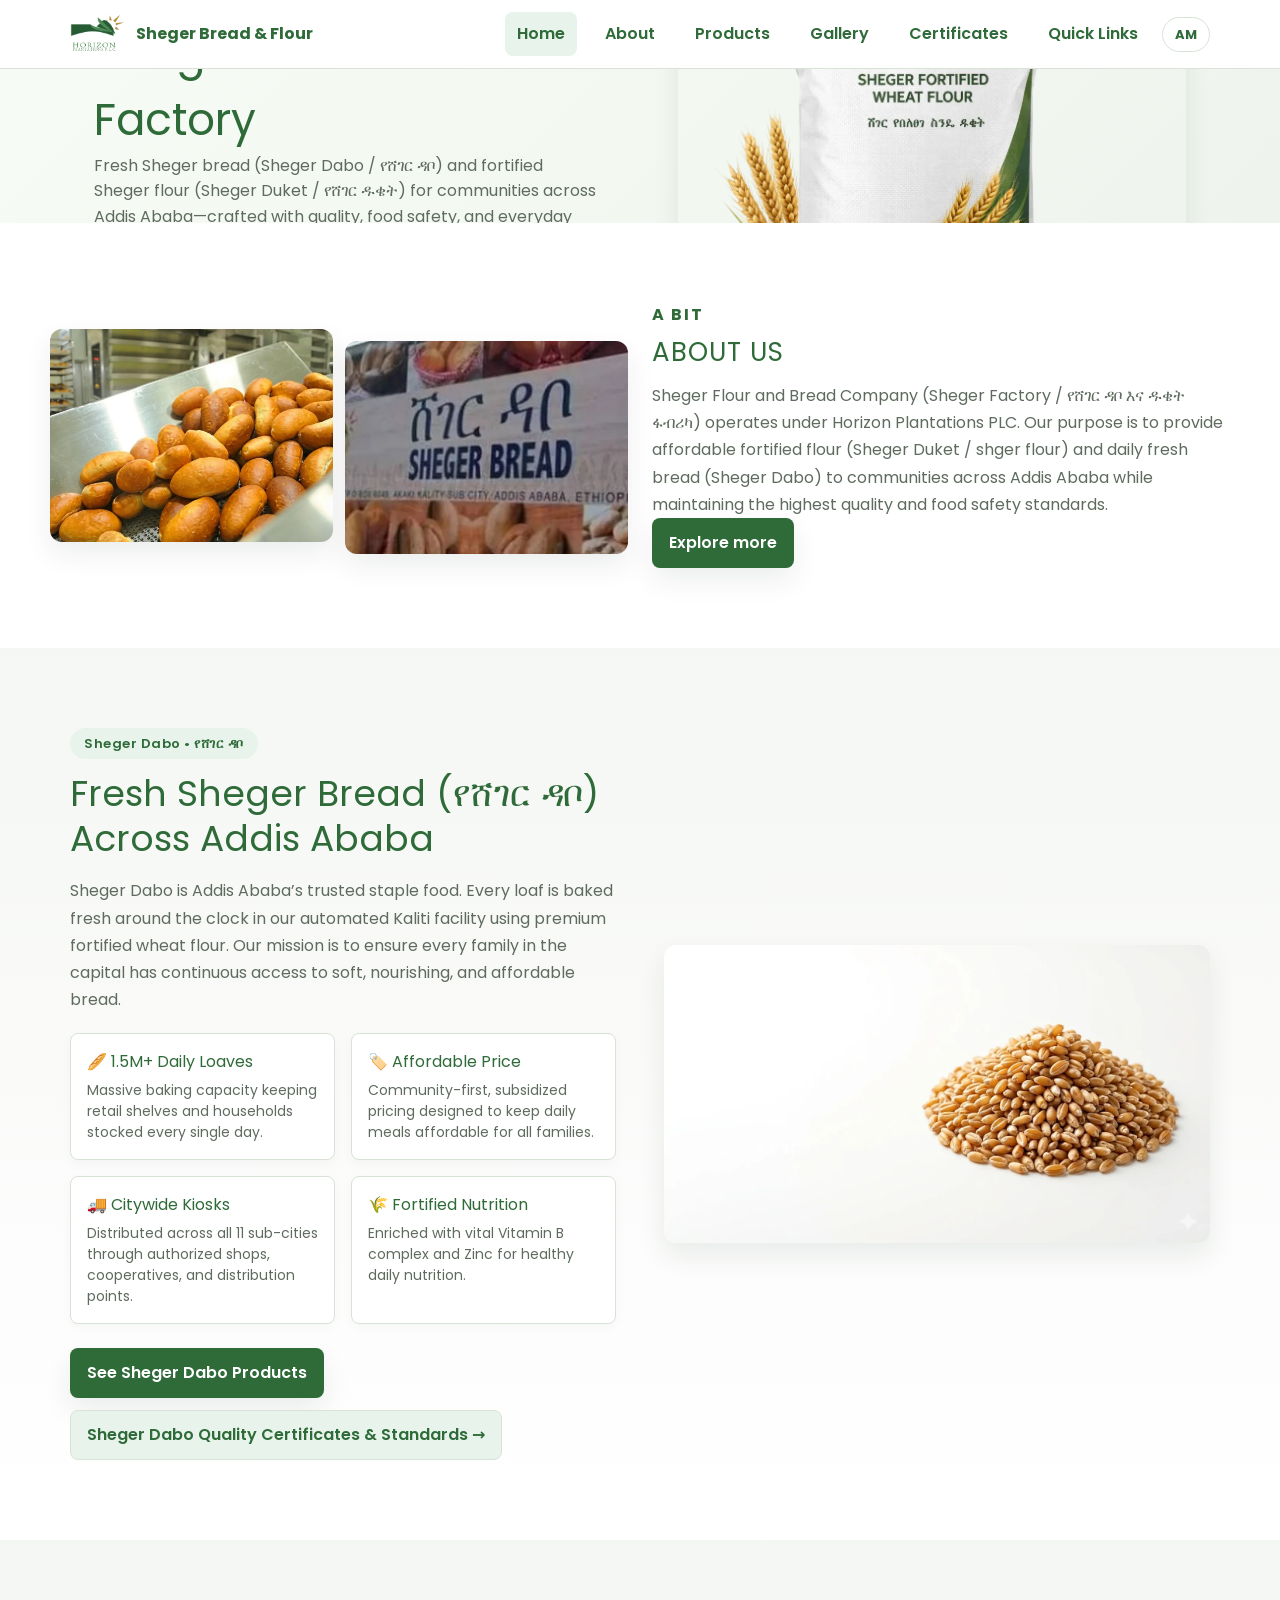
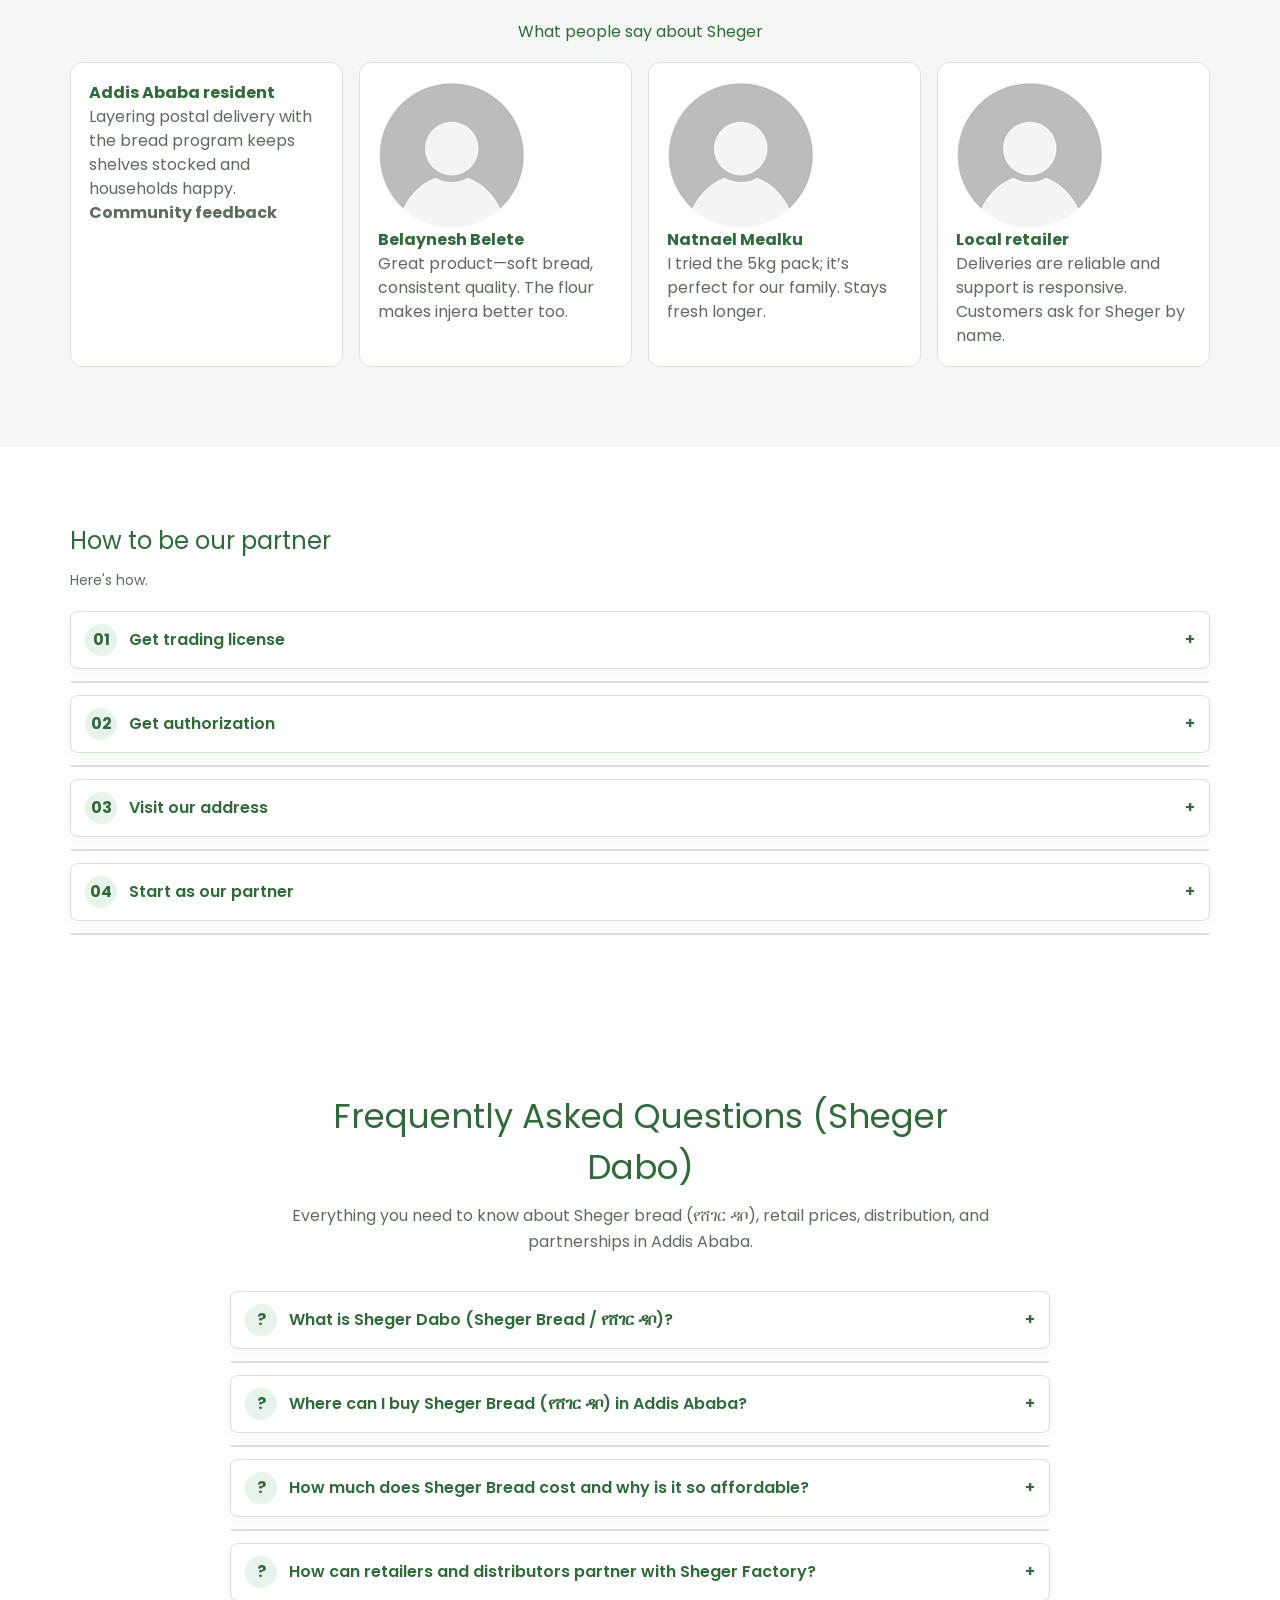
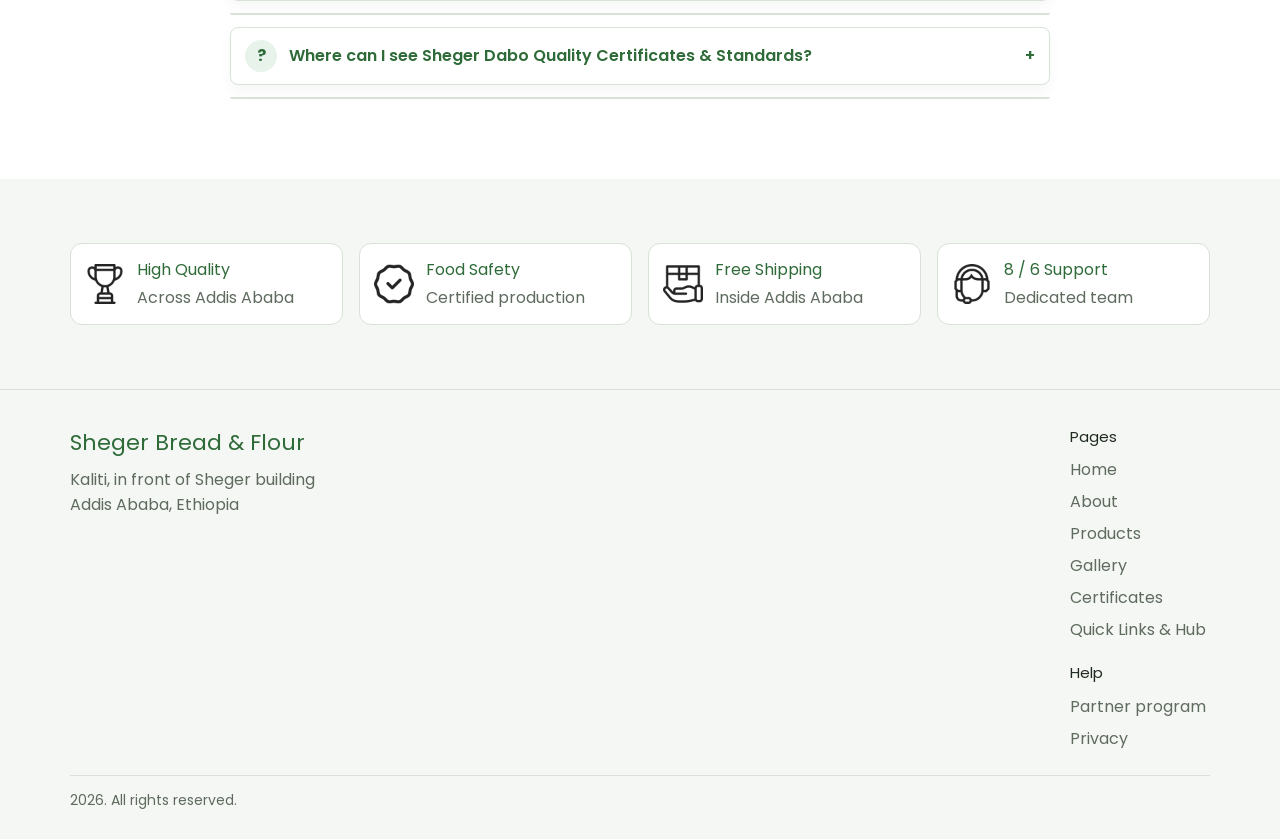
<file: index.html>
<!DOCTYPE html>
<html lang="en">

<head>
  <meta charset="utf-8" />
  <meta name="viewport" content="width=device-width, initial-scale=1, shrink-to-fit=no" />
  <meta name="google-site-verification" content="mGXWzBmce9DtvCN66g2q6movz9uDmtSJMu23YngNxws" />
  <title>Sheger Bread &amp; Flour Factory | Sheger Dabo &amp; Sheger Flour Addis Ababa</title>
  <meta name="description"
    content="Sheger Bread and Flour Factory (የሸገር ዳቦ እና ዱቄት ፋብሪካ) provides daily fresh Sheger bread (Sheger Dabo) and high-quality fortified Sheger flour (Sheger Duket / shger flour) across Addis Ababa, Ethiopia." />
  <meta name="keywords"
    content="sheger dabo, sheger bread, sheger factory, sheger flour, shger flour, sheger duket, shger dabo, sheger bakery, ሸገር ዳቦ, የሸገር ዳቦ, ሸገር ዱቄት, የሸገር ዱቄት, ሸገር ፋብሪካ, የሸገር ዳቦ እና ዱቄት ፋብሪካ, Addis Ababa bread factory, fortified flour Ethiopia" />
  <meta name="robots" content="index, follow, max-image-preview:large, max-snippet:-1, max-video-preview:-1" />
  <meta name="author" content="Sheger Bread and Flour Factory" />
  <link rel="canonical" href="https://shegerbread.com/index.html" />
  

  <!-- Multilingual Alternates -->
  <link rel="alternate" hreflang="en" href="/index.html" />
  <link rel="alternate" hreflang="am" href="/am/index.html" />
  <link rel="alternate" hreflang="x-default" href="/index.html" />

  <!-- Open Graph / Facebook / WhatsApp / Telegram -->
  <meta property="og:type" content="website" />
  <meta property="og:site_name" content="Sheger Bread &amp; Flour Factory | የሸገር ዳቦ እና ዱቄት ፋብሪካ" />
  <meta property="og:title" content="Sheger Bread &amp; Flour Factory | Sheger Dabo &amp; Sheger Flour" />
  <meta property="og:description"
    content="Fresh Sheger bread (Sheger Dabo) and fortified Sheger flour (Sheger Duket / shger flour) for communities across Addis Ababa. High quality, food safety, and community affordability." />
  <meta property="og:image" content="https://shegerbread.com/assets/social-cover.png" />
  <meta property="og:image:secure_url" content="https://shegerbread.com/assets/social-cover.png" />
  <meta property="og:image:type" content="image/png" />
  <meta property="og:image:width" content="1200" />
  <meta property="og:image:height" content="630" />
  <meta property="og:image:alt" content="Sheger Bread and Flour Factory - Sheger Dabo and Fortified Sheger Flour in Addis Ababa" />
  <meta property="og:url" content="https://shegerbread.com/index.html" />
  <meta property="og:locale" content="en_US" />
  <meta property="og:locale:alternate" content="am_ET" />

  <!-- Twitter / X Card -->
  <meta name="twitter:card" content="summary_large_image" />
  <meta name="twitter:title" content="Sheger Bread &amp; Flour Factory | Sheger Dabo &amp; Sheger Flour" />
  <meta name="twitter:description"
    content="Daily fresh Sheger bread (Sheger Dabo) and fortified Sheger flour (Sheger Duket / shger flour) across Addis Ababa, Ethiopia." />
  <meta name="twitter:image" content="https://shegerbread.com/assets/social-cover.png" />
  <meta name="twitter:image:alt" content="Sheger Bread and Flour Factory - Sheger Dabo and Fortified Sheger Flour in Addis Ababa" />

  <!-- Performance & Preload -->
  <link rel="preconnect" href="https://fonts.googleapis.com" />
  <link rel="preconnect" href="https://fonts.gstatic.com" crossorigin />
  <link rel="preload" as="image" href="assets/hero.webp" type="image/webp" fetchpriority="high" />

  <!-- Favicon & PWA -->
  <link rel="icon" type="image/png" href="assets/header-img1.png" />
  <link rel="apple-touch-icon" href="assets/header-img1.png" />
  <link rel="manifest" href="site.webmanifest" />
  <meta name="theme-color" content="#2f6b39" />

  <!-- Fonts & Styles -->
  <link href="https://fonts.googleapis.com/css2?family=Poppins:wght@400;500;600;700&display=swap" rel="stylesheet" />
  <link rel="stylesheet" href="css/reset.css" />
  <link rel="stylesheet" href="css/global.css" />
  <link rel="stylesheet" href="css/home.css" />
  <script src="js/nav.js" defer></script>

  <!-- Schema.org JSON-LD Structured Data (Bakery + FAQPage) -->
  <script type="application/ld+json">
  [
    {
      "@context": "https://schema.org",
      "@type": "Bakery",
      "name": "Sheger Bread and Flour Factory",
      "alternateName": [
        "የሸገር ዳቦ እና ዱቄት ፋብሪካ",
        "Sheger Dabo",
        "Sheger Flour",
        "Sheger Bread",
        "Sheger Factory",
        "Sheger Duket",
        "shger flour",
        "ሸገር ዳቦ",
        "ሸገር ዱቄት",
        "ሸገር ፋብሪካ"
      ],
      "description": "Sheger Bread and Flour Factory produces affordable, high-quality fortified wheat flour (የሸገር ዱቄት) and daily fresh bread (የሸገር ዳቦ) for Addis Ababa, Ethiopia.",
      "url": "https://shegerbread.com/index.html",
      "logo": "https://shegerbread.com/assets/header-img1.png",
      "image": "https://shegerbread.com/assets/social-cover.png",
      "address": {
        "@type": "PostalAddress",
        "streetAddress": "Kaliti, in front of Sheger building",
        "addressLocality": "Addis Ababa",
        "addressCountry": "ET"
      },
      "parentOrganization": {
        "@type": "Organization",
        "name": "Horizon Plantations PLC"
      },
      "priceRange": "$",
      "servesCuisine": "Bakery, Fortified Flour, Bread",
      "keywords": "sheger dabo, sheger bread, sheger factory, sheger flour, shger flour, sheger duket, ሸገር ዳቦ, የሸገር ዳቦ, ሸገር ዱቄት, የሸገር ዱቄት, ሸገር ፋብሪካ"
    },
    {
      "@context": "https://schema.org",
      "@type": "FAQPage",
      "mainEntity": [
        {
          "@type": "Question",
          "name": "Where can I view Sheger Dabo Quality Certificates & Standards?",
          "acceptedAnswer": {
            "@type": "Answer",
            "text": "All official ISO 22000 Food Safety, ISO 9001 Quality, ISO 14001 Environmental, and ISO 45001 Health & Safety certificates accredited by ECAE & IAF can be viewed and verified directly on our Sheger Dabo Quality Certificates & Standards page at https://shegerbread.com/certificates.html."
          }
        },
        {
          "@type": "Question",
          "name": "What is Sheger Dabo (Sheger Bread)?",
          "acceptedAnswer": {
            "@type": "Answer",
            "text": "Sheger Dabo (የሸገር ዳቦ) is fresh, affordable bread produced by the Sheger Bread & Flour Factory under Horizon Plantations PLC. Baked with fortified wheat flour, it provides essential nutrition and staple food access to millions across Addis Ababa."
          }
        },
        {
          "@type": "Question",
          "name": "Where can I buy Sheger Bread (የሸገር ዳቦ) in Addis Ababa?",
          "acceptedAnswer": {
            "@type": "Answer",
            "text": "Sheger Dabo is distributed across all 11 sub-cities of Addis Ababa through authorized municipal kiosks, consumer cooperatives, retail outlets, and neighborhood distributors."
          }
        },
        {
          "@type": "Question",
          "name": "What makes Sheger Dabo special and affordable?",
          "acceptedAnswer": {
            "@type": "Answer",
            "text": "Sheger Bread was established with support from the government and Horizon Plantations PLC to stabilize food prices. High-speed automated baking produces over 1.5 million loaves daily, keeping prices fair, uniform, and community-first."
          }
        },
        {
          "@type": "Question",
          "name": "How can retail shops and organizations partner with Sheger Factory?",
          "acceptedAnswer": {
            "@type": "Answer",
            "text": "Licensed food retailers, schools, and organizations can register as distribution partners by submitting their trade license at our Kaliti facility. We support daily batch deliveries across Addis Ababa."
          }
        }
      ]
    }
  ]
  </script>
</head>

<body>
  <div class="site-topbar">
    <div class="site-topbar-inner">
      <div class="topbar-mobile-row">
        <div class="logo">
          <img src="assets/header-img1.png" alt="Sheger logo" width="56" height="56" loading="lazy" />
          <span>Sheger Bread & Flour</span>
        </div>
        <button class="nav-toggle" type="button" aria-expanded="false" aria-label="Open menu">
          <span class="nav-toggle-line"></span>
          <span class="nav-toggle-line"></span>
          <span class="nav-toggle-line"></span>
        </button>
      </div>
      <div class="nav-actions">
        <nav class="nav" aria-label="Main navigation">
          <a href="./index.html" class="active">Home</a>
          <a href="./about-us.html">About</a>
          <a href="./products.html">Products</a>
          <a href="./gallery.html">Gallery</a>
          <a href="./certificates.html">Certificates</a>
          <a href="./portal.html">Quick Links</a>
        </nav>
        <a href="./am/index.html" class="lang-switch" lang="am" hreflang="am">AM</a>
      </div>
    </div>
  </div>

  <header class="page-hero home-hero">

    <div class="layout-shell hero-grid">
      <div class="hero-copy">
        <p class="card-text-book">Horizon Plantations • Kaliti, Addis Ababa</p>
        <h1 class="card-subtitle">Sheger Bread and Flour Factory</h1>
        <p class="card-text-treating">
          Fresh Sheger bread (Sheger Dabo / የሸገር ዳቦ) and fortified Sheger flour (Sheger Duket / የሸገር ዱቄት) for communities across Addis Ababa—crafted with quality, food safety, and everyday affordability at our modern Sheger factory.
        </p>
        <a href="./products.html" class="btn btn-primary">See products</a>
      </div>
      <div class="hero-visual">
        <picture>
          <source srcset="assets/hero.webp" type="image/webp" />
          <img src="assets/hero.png" alt="Sheger Bread and Flour Factory - Fresh Sheger Dabo and Fortified Sheger Flour" class="hero-img" width="480" height="396" loading="eager" fetchpriority="high" />
        </picture>
      </div>
    </div>
  </header>

  <section class="section-about layout-shell" id="about">
    <div class="section-about-about-us">
      <div class="section-about-left-side">
        <picture>
          <source srcset="assets/section-about-img1.webp" type="image/webp" />
          <img src="assets/section-about-img1.png" alt="Sheger factory exterior - Sheger Bread and Flour Factory Kaliti" class="section-about-img1" width="500" height="375" loading="lazy" decoding="async" />
        </picture>
        <picture>
          <source srcset="assets/section-about-img2.webp" type="image/webp" />
          <img src="assets/section-about-img2.png" alt="Sheger bread production line - Fresh Sheger dabo baking" class="section-about-img2" width="500" height="375" loading="lazy" decoding="async" />
        </picture>
      </div>

      <div class="section-about-content">
        <p class="section-about-text-top">A BIT</p>
        <h2 class="section-about-subtitle">ABOUT US</h2>
        <p class="section-about-text-sheger-flour">
          Sheger Flour and Bread Company (Sheger Factory / የሸገር ዳቦ እና ዱቄት ፋብሪካ) operates under Horizon Plantations PLC. Our purpose is to
          provide affordable fortified flour (Sheger Duket / shger flour) and daily fresh bread (Sheger Dabo) to communities across Addis Ababa while maintaining the highest quality and food safety standards.
        </p>

        <a href="./about-us.html" class="btn btn-primary">Explore more</a>
      </div>
    </div>
  </section>

  <!-- Sheger Dabo Dedicated Showcase -->
  <section class="sheger-dabo-section" id="sheger-dabo">
    <div class="layout-shell dabo-grid">
      <div class="dabo-copy">
        <span class="badge-pill">Sheger Dabo • የሸገር ዳቦ</span>
        <h2>Fresh Sheger Bread (የሸገር ዳቦ) Across Addis Ababa</h2>
        <p>
          Sheger Dabo is Addis Ababa’s trusted staple food. Every loaf is baked fresh around the clock in our automated Kaliti facility using premium fortified wheat flour. Our mission is to ensure every family in the capital has continuous access to soft, nourishing, and affordable bread.
        </p>
        <div class="dabo-features">
          <div class="dabo-feat-card">
            <h4>🥖 1.5M+ Daily Loaves</h4>
            <p>Massive baking capacity keeping retail shelves and households stocked every single day.</p>
          </div>
          <div class="dabo-feat-card">
            <h4>🏷️ Affordable Price</h4>
            <p>Community-first, subsidized pricing designed to keep daily meals affordable for all families.</p>
          </div>
          <div class="dabo-feat-card">
            <h4>🚚 Citywide Kiosks</h4>
            <p>Distributed across all 11 sub-cities through authorized shops, cooperatives, and distribution points.</p>
          </div>
          <div class="dabo-feat-card">
            <h4>🌾 Fortified Nutrition</h4>
            <p>Enriched with vital Vitamin B complex and Zinc for healthy daily nutrition.</p>
          </div>
        </div>
        <div style="display: flex; gap: 12px; flex-wrap: wrap; margin-top: 10px;">
          <a href="./products.html" class="btn btn-primary">See Sheger Dabo Products</a>
          <a href="./certificates.html" class="btn btn-secondary">Sheger Dabo Quality Certificates &amp; Standards &rarr;</a>
        </div>
      </div>
      <div class="dabo-visual">
        <picture>
          <source srcset="assets/home.webp" type="image/webp" />
          <img src="assets/home.png" alt="Fresh Sheger Dabo - Daily Bread Loaves Addis Ababa" width="600" height="400" loading="lazy" decoding="async" />
        </picture>
      </div>
    </div>
  </section>

  <section class="section1">
    <div class="layout-shell">
      <h2 class="section-title">What people say about Sheger</h2>
      <div class="section-div1">
        <article class="card-div">
          <div class="card-div-div2">
            <p class="card-div-text3">Addis Ababa resident</p>
          </div>
          <div class="card-div-div3">
            <p class="card-div-text4">
              <span>Layering postal delivery with the bread program keeps shelves stocked and households happy.</span>
            </p>
            <p class="card-div-text5"><b class="bold">Community feedback</b></p>
          </div>
        </article>

        <article class="card-div">
          <div class="card-div-div">
            <img src="assets/user.png" alt="" class="card-div-symbol input2" />
            <p class="card-div-text1">Belaynesh Belete</p>
          </div>
          <p class="card-div-text2">
            Great product—soft bread, consistent quality. The flour makes injera better too.
          </p>
        </article>

        <article class="card-div">
          <div class="card-div-div">
            <img src="assets/user.png" alt="" class="card-div-symbol input2" />
            <p class="card-div-text1">Natnael Mealku</p>
          </div>
          <p class="card-div-text2">
            I tried the 5kg pack; it’s perfect for our family. Stays fresh longer.
          </p>
        </article>

        <article class="card-div">
          <div class="card-div-div">
            <img src="assets/user.png" alt="" class="card-div-symbol input2" />
            <p class="card-div-text-chris card-div-text6">Local retailer</p>
          </div>
          <p class="card-div-text2">
            Deliveries are reliable and support is responsive. Customers ask for Sheger by name.
          </p>
        </article>
      </div>
    </div>
  </section>

  <section class="partner-shell" id="partner">
    <div class="layout-shell partner-grid">
      <div>
        <h2 class="section-subtitle1">
          How to be our partner<br />
          <span class="sub-text">Here's how.</span>
        </h2>

        <div class="accordion">
          <button class="accordion-item" data-panel="step1">
            <span class="number">01</span>
            <span class="title">Get trading license</span>
            <span aria-hidden="true">+</span>
          </button>
          <div class="accordion-panel" id="step1">
            <p>Hold a valid trading license for food distribution or retail.</p>
          </div>

          <button class="accordion-item" data-panel="step2">
            <span class="number">02</span>
            <span class="title">Get authorization</span>
            <span aria-hidden="true">+</span>
          </button>
          <div class="accordion-panel" id="step2">
            <p>Submit documents for quick verification; we confirm in 3–5 business days.</p>
          </div>

          <button class="accordion-item" data-panel="step3">
            <span class="number">03</span>
            <span class="title">Visit our address</span>
            <span aria-hidden="true">+</span>
          </button>
          <div class="accordion-panel" id="step3">
            <p>Visit our Kaliti facility to complete registration and pickup orientation.</p>
          </div>

          <button class="accordion-item" data-panel="step4">
            <span class="number">04</span>
            <span class="title">Start as our partner</span>
            <span aria-hidden="true">+</span>
          </button>
          <div class="accordion-panel" id="step4">
            <p>Place your first order and schedule deliveries with support.</p>
          </div>
        </div>
      </div>
    </div>
  </section>

  <!-- Sheger Dabo FAQ Section -->
  <section class="faq-section" id="faq">
    <div class="layout-shell">
      <div class="faq-header">
        <h2 class="section-title">Frequently Asked Questions (Sheger Dabo)</h2>
        <p>Everything you need to know about Sheger bread (የሸገር ዳቦ), retail prices, distribution, and partnerships in Addis Ababa.</p>
      </div>

      <div class="faq-list accordion">
        <button class="accordion-item" data-panel="faq1">
          <span class="number">?</span>
          <span class="title">What is Sheger Dabo (Sheger Bread / የሸገር ዳቦ)?</span>
          <span aria-hidden="true">+</span>
        </button>
        <div class="accordion-panel" id="faq1">
          <p>Sheger Dabo (የሸገር ዳቦ) is Addis Ababa’s premier affordable staple bread produced by the Sheger Bread &amp; Flour Factory under Horizon Plantations PLC. Baked with fortified wheat flour, it provides essential daily nutrition, soft crumb, and certified food safety to millions of residents.</p>
        </div>

        <button class="accordion-item" data-panel="faq2">
          <span class="number">?</span>
          <span class="title">Where can I buy Sheger Bread (የሸገር ዳቦ) in Addis Ababa?</span>
          <span aria-hidden="true">+</span>
        </button>
        <div class="accordion-panel" id="faq2">
          <p>Sheger Dabo is sold at designated municipal kiosks, local neighborhood shops, consumer associations, schools, and hospitals across all 11 sub-cities of Addis Ababa including Bole, Kirkos, Arada, Yeka, Akaki-Kaliti, Kolfe Keranio, Nifas Silk, Addis Ketema, Gullele, Lideta, and Lemi Kura.</p>
        </div>

        <button class="accordion-item" data-panel="faq3">
          <span class="number">?</span>
          <span class="title">How much does Sheger Bread cost and why is it so affordable?</span>
          <span aria-hidden="true">+</span>
        </button>
        <div class="accordion-panel" id="faq3">
          <p>Sheger Dabo was created to stabilize bread prices and combat inflation for Ethiopian families. Through large-scale automated baking producing over 1.5 million loaves per day, efficiency reduces costs, keeping bread accessible at uniform, affordable government-supported prices.</p>
        </div>

        <button class="accordion-item" data-panel="faq4">
          <span class="number">?</span>
          <span class="title">How can retailers and distributors partner with Sheger Factory?</span>
          <span aria-hidden="true">+</span>
        </button>
        <div class="accordion-panel" id="faq4">
          <p>Licensed food retailers and distributors can register through our 4-step partner program. Simply visit our Kaliti facility with your valid trade license to schedule bulk pickup or daily door-to-door distribution routes.</p>
        </div>
        <button class="accordion-item" data-panel="faq5">
          <span class="number">?</span>
          <span class="title">Where can I see Sheger Dabo Quality Certificates &amp; Standards?</span>
          <span aria-hidden="true">+</span>
        </button>
        <div class="accordion-panel" id="faq5">
          <p>You can inspect all official ISO certificates (ISO 22000:2018 Food Safety, ISO 9001:2015 Quality Management, ISO 14001, and ISO 45001) accredited by ECAE and IAF on our dedicated <a href="./certificates.html" style="color: var(--primary); font-weight: 700; text-decoration: underline;">Sheger Dabo Quality Certificates &amp; Standards</a> page.</p>
        </div>
      </div>
    </div>
  </section>

  <section class="features-shell">
    <div class="layout-shell features-grid">
      <div class="feature-card">
        <img src="assets/feature-trophy.png" alt="Quality icon" />
        <div>
          <h3>High Quality</h3>
          <p>Across Addis Ababa</p>
        </div>
      </div>
      <div class="feature-card">
        <img src="assets/feature-guarantee.png" alt="Guarantee icon" />
        <div>
          <h3>Food Safety</h3>
          <p>Certified production</p>
        </div>
      </div>
      <div class="feature-card">
        <img src="assets/row/row-shipping.png" alt="Shipping icon" />
        <div>
          <h3>Free Shipping</h3>
          <p>Inside Addis Ababa</p>
        </div>
      </div>
      <div class="feature-card">
        <img src="assets/row/row-customer.png" alt="Support icon" />
        <div>
          <h3>8 / 6 Support</h3>
          <p>Dedicated team</p>
        </div>
      </div>
    </div>
  </section>

  <footer class="footer">
    <div class="layout-shell">
      <div class="footer-top">
        <div class="footer-brand">
          <h2 class="footer-subtitle">Sheger Bread & Flour</h2>
          <p class="footer-text-400-university">
            Kaliti, in front of Sheger building<br />
            Addis Ababa, Ethiopia
          </p>
        </div>
        <div class="footer-links">
          <div>
            <h4>Pages</h4>
            <a href="./index.html">Home</a>
            <a href="./about-us.html">About</a>
            <a href="./products.html">Products</a>
            <a href="./gallery.html">Gallery</a>
            <a href="./certificates.html">Certificates</a>
            <a href="./portal.html">Quick Links &amp; Hub</a>
          </div>
          <div>
            <h4>Help</h4>
            <a href="#partner">Partner program</a>
            <a href="#">Privacy</a>
          </div>
        </div>
      </div>
      <div class="footer-bottom">2026. All rights reserved.</div>
    </div>
  </footer>

  <script src="js/home.js" defer></script>
</body>

</html>
</file>
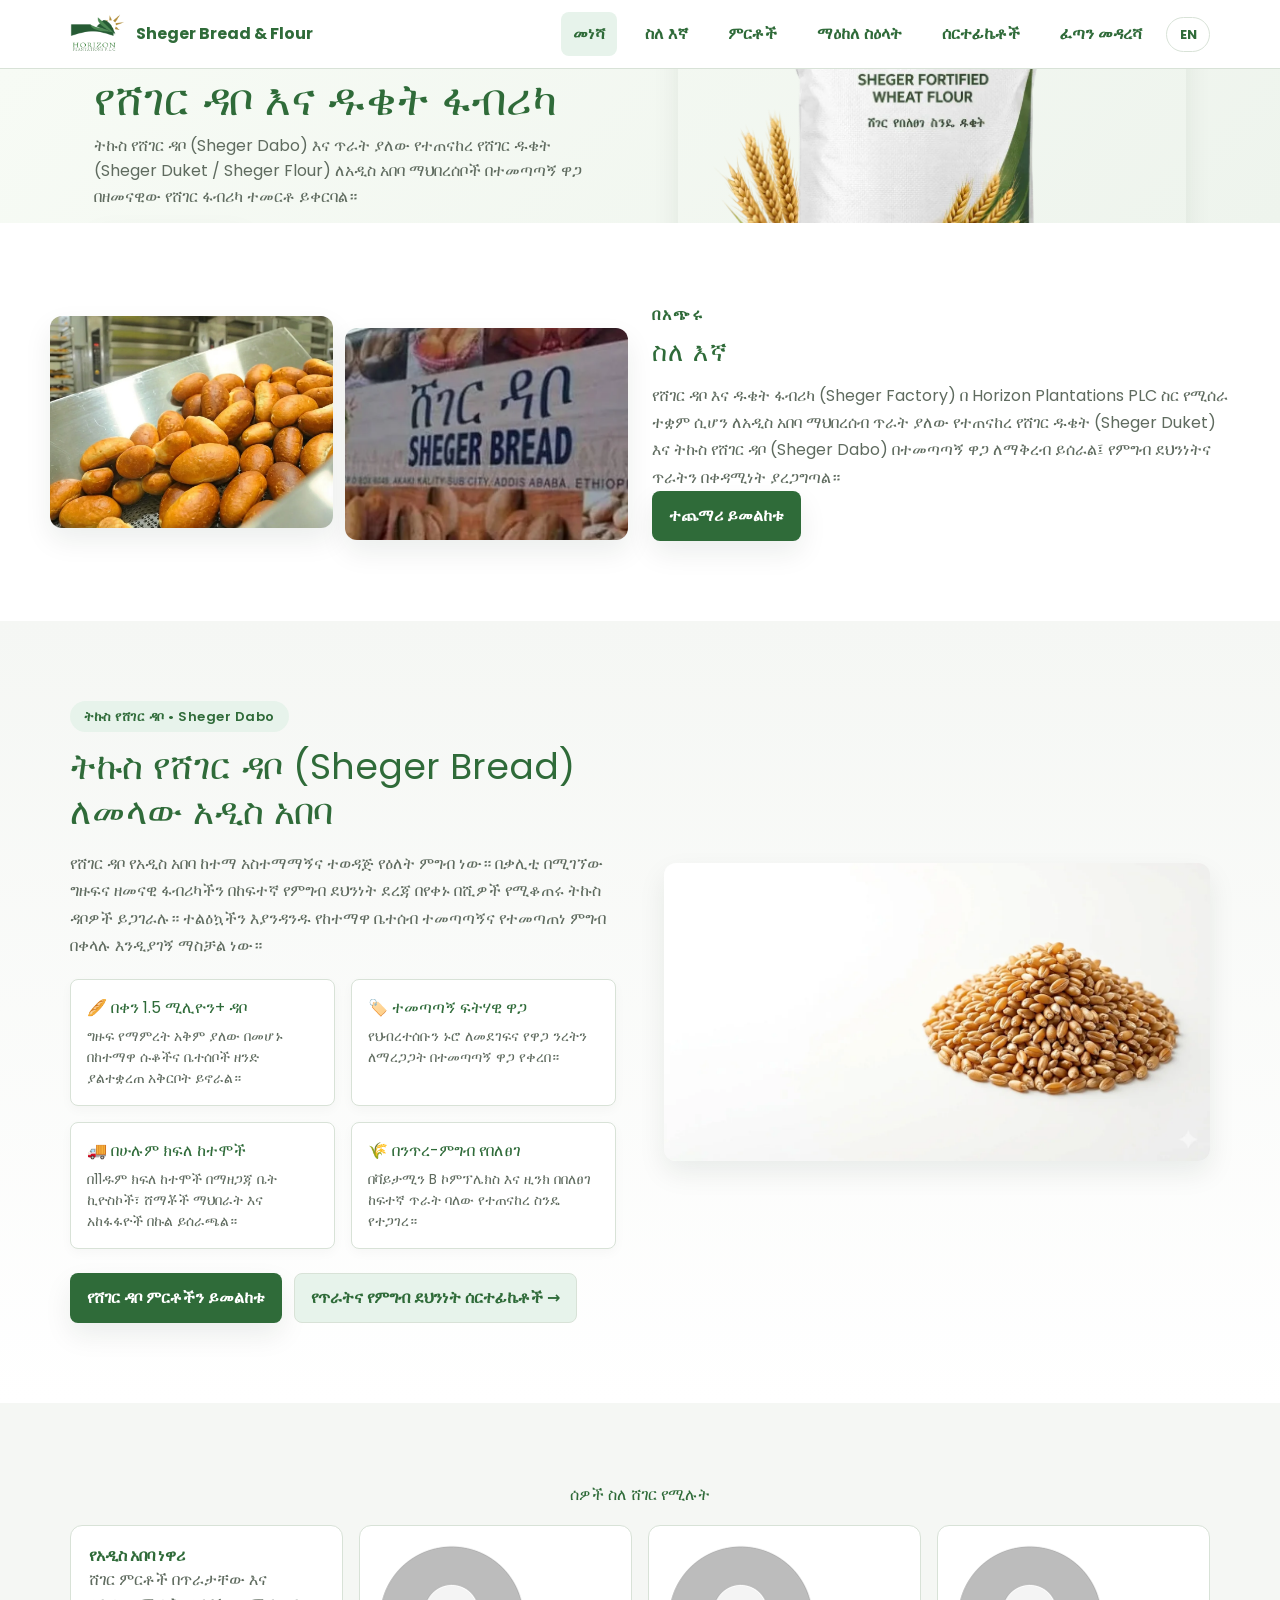
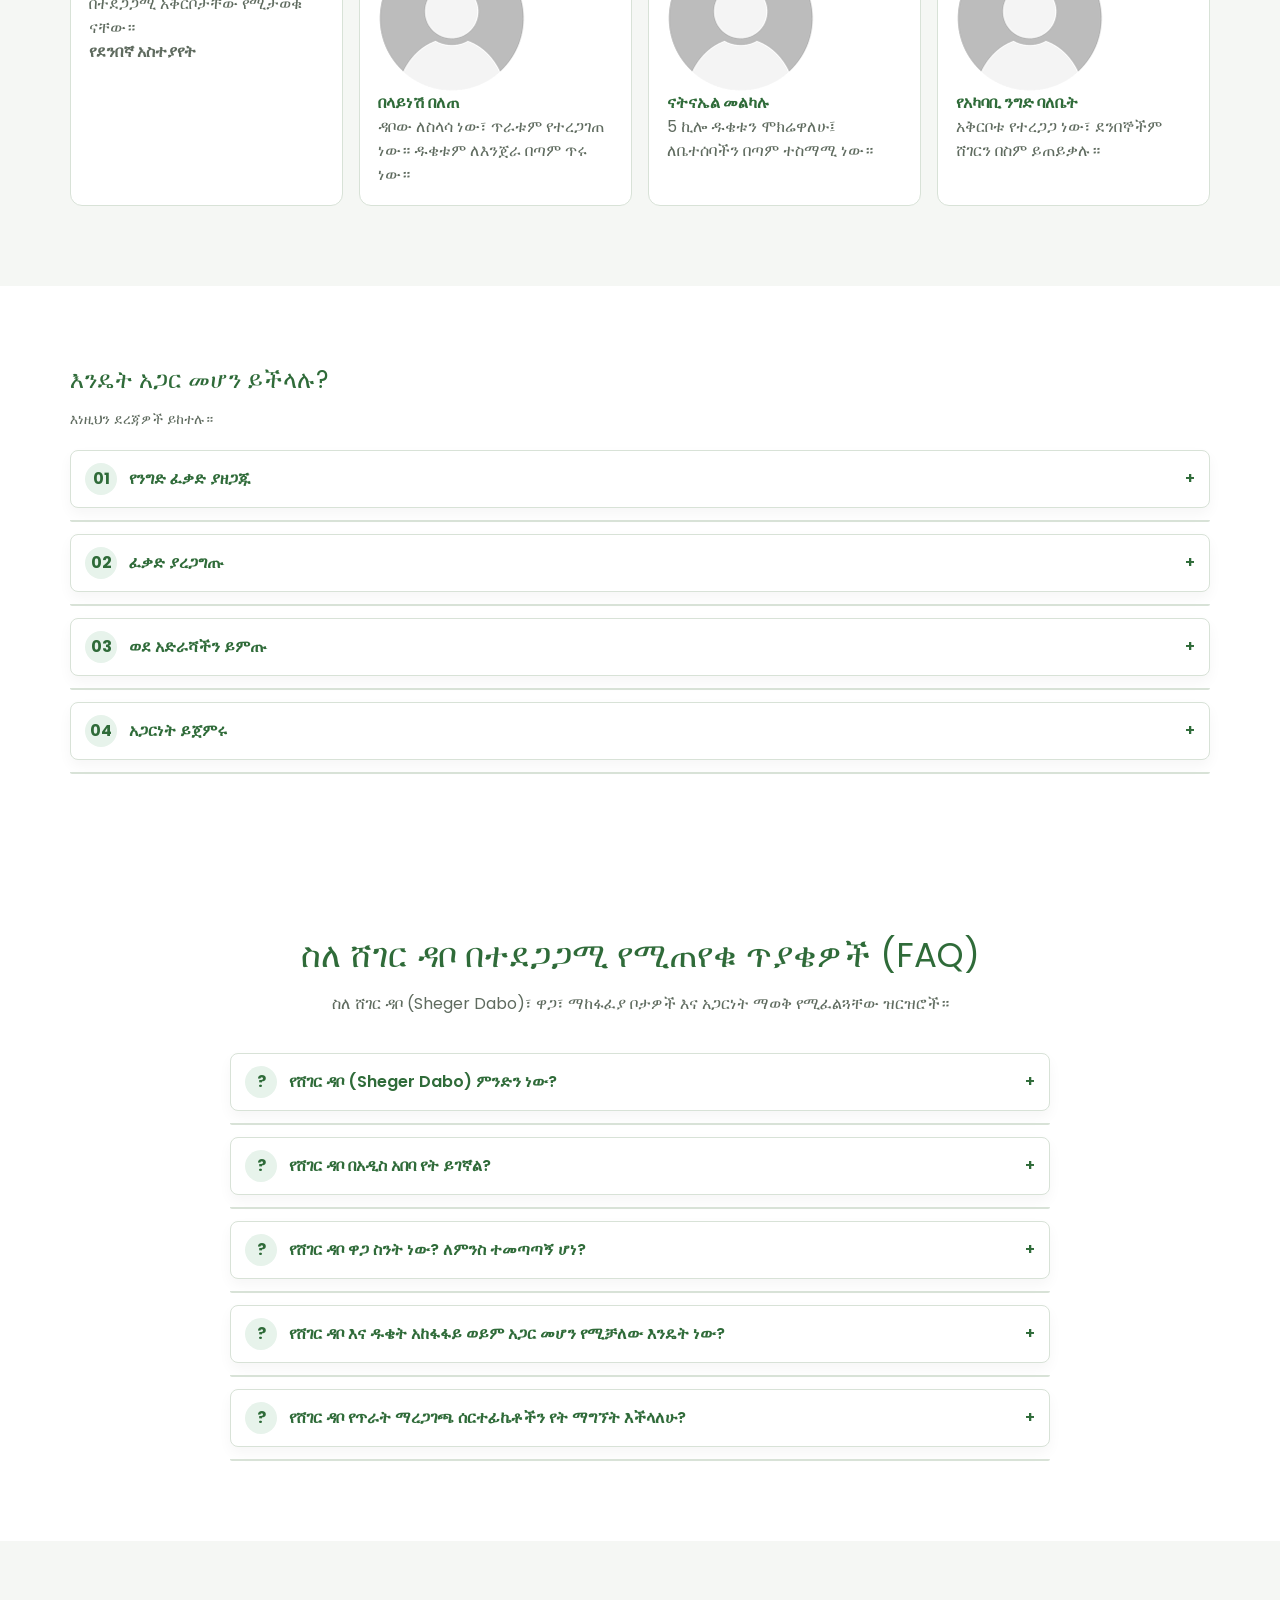
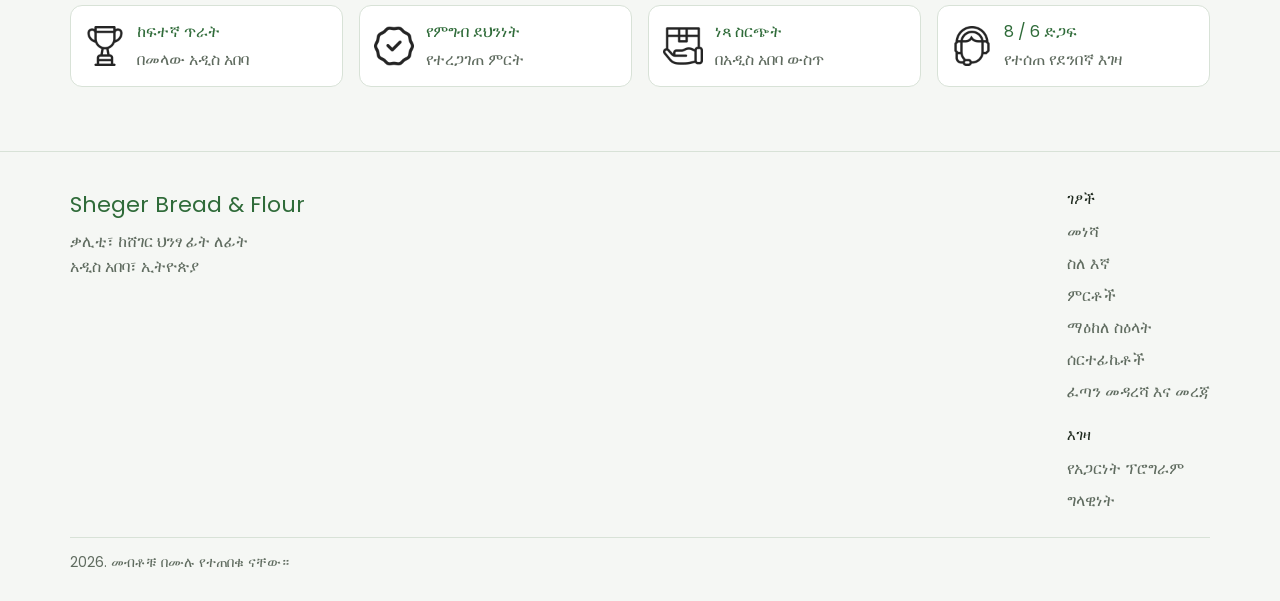
<file: am/index.html>
<!DOCTYPE html>
<html lang="am">

<head>
  <meta charset="utf-8" />
  <meta name="viewport" content="width=device-width, initial-scale=1, shrink-to-fit=no" />
  <meta name="google-site-verification" content="mGXWzBmce9DtvCN66g2q6movz9uDmtSJMu23YngNxws" />
  <title>የሸገር ዳቦ እና ዱቄት ፋብሪካ | Sheger Bread &amp; Sheger Flour (ሸገር ዳቦ እና ዱቄት)</title>
  <meta name="description"
    content="የሸገር ዳቦ እና ዱቄት ፋብሪካ (Sheger Bread &amp; Flour Factory) ለአዲስ አበባ ማህበረሰብ ትኩስ የሸገር ዳቦ (Sheger Dabo) እና ጥራት ያለው የተጠናከረ የሸገር ዱቄት (Sheger Duket / sheger flour) በተመጣጣኝ ዋጋ ያቀርባል።" />
  <meta name="keywords"
    content="የሸገር ዳቦ, ሸገር ዳቦ, የሸገር ዱቄት, ሸገር ዱቄት, ሸገር ፋብሪካ, የሸገር ዳቦ እና ዱቄት ፋብሪካ, sheger dabo, sheger bread, sheger factory, sheger flour, shger flour, sheger duket, shger dabo, አዲስ አበባ ዳቦ ፋብሪካ, የተጠናከረ ዱቄት" />
  <meta name="robots" content="index, follow, max-image-preview:large, max-snippet:-1, max-video-preview:-1" />
  <meta name="author" content="የሸገር ዳቦ እና ዱቄት ፋብሪካ - Sheger Bread and Flour Factory" />
  <link rel="canonical" href="https://shegerbread.com/am/index.html" />

  <!-- Multilingual Alternates -->
  <link rel="alternate" hreflang="en" href="/index.html" />
  <link rel="alternate" hreflang="am" href="/am/index.html" />
  <link rel="alternate" hreflang="x-default" href="/index.html" />

  <!-- Open Graph / Facebook / WhatsApp / Telegram -->
  <meta property="og:type" content="website" />
  <meta property="og:site_name" content="የሸገር ዳቦ እና ዱቄት ፋብሪካ | Sheger Bread &amp; Flour Factory" />
  <meta property="og:title" content="የሸገር ዳቦ እና ዱቄት ፋብሪካ | Sheger Bread &amp; Flour (ሸገር ዳቦ እና ዱቄት)" />
  <meta property="og:description"
    content="ትኩስ የሸገር ዳቦ (Sheger Dabo) እና ጥራት ያለው የተጠናከረ የሸገር ዱቄት (Sheger Duket) ለአዲስ አበባ ማህበረሰብ በተመጣጣኝ ዋጋ።" />
  <meta property="og:image" content="https://shegerbread.com/assets/social-cover-am.png" />
  <meta property="og:image:secure_url" content="https://shegerbread.com/assets/social-cover-am.png" />
  <meta property="og:image:type" content="image/png" />
  <meta property="og:image:width" content="1200" />
  <meta property="og:image:height" content="630" />
  <meta property="og:image:alt" content="የሸገር ዳቦ እና ዱቄት ፋብሪካ - ትኩስ የሸገር ዳቦ እና የተጠናከረ የሸገር ዱቄት" />
  <meta property="og:url" content="https://shegerbread.com/am/index.html" />
  <meta property="og:locale" content="am_ET" />
  <meta property="og:locale:alternate" content="en_US" />

  <!-- Twitter / X Card -->
  <meta name="twitter:card" content="summary_large_image" />
  <meta name="twitter:title" content="የሸገር ዳቦ እና ዱቄት ፋብሪካ | Sheger Bread &amp; Flour" />
  <meta name="twitter:description"
    content="ትኩስ የሸገር ዳቦ (Sheger Dabo) እና ጥራት ያለው የተጠናከረ የሸገር ዱቄት (Sheger Duket) ለአዲስ አበባ ማህበረሰብ።" />
  <meta name="twitter:image" content="https://shegerbread.com/assets/social-cover-am.png" />
  <meta name="twitter:image:alt" content="የሸገር ዳቦ እና ዱቄት ፋብሪካ - ትኩስ የሸገር ዳቦ እና የሸገር ዱቄት" />

  <!-- Performance & Preload -->
  <link rel="preconnect" href="https://fonts.googleapis.com" />
  <link rel="preconnect" href="https://fonts.gstatic.com" crossorigin />
  <link rel="preload" as="image" href="../assets/hero.webp" type="image/webp" fetchpriority="high" />

  <!-- Favicon & PWA -->
  <link rel="icon" type="image/png" href="../assets/header-img1.png" />
  <link rel="apple-touch-icon" href="../assets/header-img1.png" />
  <link rel="manifest" href="../site.webmanifest" />
  <meta name="theme-color" content="#2f6b39" />

  <!-- Fonts & Styles -->
  <link href="https://fonts.googleapis.com/css2?family=Poppins:wght@400;500;600;700&display=swap" rel="stylesheet" />
  <link rel="stylesheet" href="../css/reset.css" />
  <link rel="stylesheet" href="../css/global.css" />
  <link rel="stylesheet" href="../css/home.css" />
  <script src="../js/nav.js" defer></script>

  <!-- Schema.org JSON-LD Structured Data (Bakery + FAQPage) -->
  <script type="application/ld+json">
  [
    {
      "@context": "https://schema.org",
      "@type": "Bakery",
      "name": "የሸገር ዳቦ እና ዱቄት ፋብሪካ",
      "alternateName": [
        "Sheger Bread and Flour Factory",
        "ሸገር ዳቦ",
        "ሸገር ዱቄት",
        "ሸገር ፋብሪካ",
        "Sheger Dabo",
        "Sheger Flour",
        "Sheger Factory",
        "Sheger Duket",
        "shger flour"
      ],
      "description": "የሸገር ዳቦ እና ዱቄት ፋብሪካ ጥራት ያለው የተጠናከረ የስንዴ ዱቄት (Sheger Duket) እና ትኩስ ዳቦ (Sheger Dabo) ለአዲስ አበባ ማህበረሰብ በተመጣጣኝ ዋጋ ያቀርባል።",
      "url": "https://shegerbread.com/am/index.html",
      "logo": "https://shegerbread.com/assets/header-img1.png",
      "image": "https://shegerbread.com/assets/social-cover-am.png",
      "address": {
        "@type": "PostalAddress",
        "streetAddress": "ቃሊቲ፣ ሸገር ሕንፃ ፊት ለፊት",
        "addressLocality": "አዲስ አበባ",
        "addressCountry": "ET"
      },
      "parentOrganization": {
        "@type": "Organization",
        "name": "ሆራይዘን ፕላንቴሽንስ - Horizon Plantations PLC"
      },
      "priceRange": "$",
      "servesCuisine": "Bakery, Fortified Flour, Bread",
      "keywords": "የሸገር ዳቦ, ሸገር ዳቦ, የሸገር ዱቄት, ሸገር ዱቄት, ሸገር ፋብሪካ, sheger dabo, sheger bread, sheger factory, sheger flour, shger flour, sheger duket"
    },
    {
      "@context": "https://schema.org",
      "@type": "FAQPage",
      "mainEntity": [
        {
          "@type": "Question",
          "name": "የሸገር ዳቦ የጥራት ማረጋገጫ ሰርተፊኬቶችን የት ማየት እችላለሁ?",
          "acceptedAnswer": {
            "@type": "Answer",
            "text": "ሁሉንም ይፋዊ የ ISO 22000 እና ISO 9001 ሰርተፊኬቶች በቀጥታ በሰርተፊኬቶች ገፃችን https://shegerbread.com/am/certificates.html ላይ ማየትና ማረጋገጥ ይችላሉ።"
          }
        },
        {
          "@type": "Question",
          "name": "የሸገር ዳቦ (Sheger Dabo) ምንድን ነው?",
          "acceptedAnswer": {
            "@type": "Answer",
            "text": "የሸገር ዳቦ በሆራይዘን ፕላንቴሽንስ ስር በሚገኘው የሸገር ዳቦ እና ዱቄት ፋብሪካ በከፍተኛ ጥራት እና በተመጣጣኝ ዋጋ የሚጋገር ትኩስ ዳቦ ነው። በተጠናከረ የስንዴ ዱቄት የሚዘጋጅ ሲሆን ለአዲስ አበባ ነዋሪዎች አስተማማኝ ምግብ ያቀርባል።"
          }
        },
        {
          "@type": "Question",
          "name": "የሸገር ዳቦ በአዲስ አበባ የት ይገኛል?",
          "acceptedAnswer": {
            "@type": "Answer",
            "text": "የሸገር ዳቦ በሁሉም 11ዱ የአዲስ አበባ ክፍለ ከተሞች በሚገኙ የማዘጋጃ ቤት ኪዮስኮች፣ የሸማቾች ማህበራት፣ ሱቆች፣ ትምህርት ቤቶችና የህዝብ ተቋማት ውስጥ ይሰራጫል።"
          }
        },
        {
          "@type": "Question",
          "name": "የሸገር ዳቦ ዋጋ ስንት ነው? ለምንስ ተመጣጣኝ ሆነ?",
          "acceptedAnswer": {
            "@type": "Answer",
            "text": "የሸገር ዳቦ የተቋቋመው የዳቦ ዋጋን ለማረጋጋት እና የኑሮ ውድነትን ለመቀነስ ነው። በዘመናዊ አውቶሜትድ ማሽኖች በየቀኑ ከ1.5 ሚሊዮን በላይ ዳቦ በማምረት ወጪን በመቀነስ ለህዝቡ በፍትሃዊና ተመጣጣኝ ዋጋ ይቀርባል።"
          }
        },
        {
          "@type": "Question",
          "name": "የሸገር ዳቦ እና ዱቄት አከፋፋይ ወይም አጋር መሆን የሚቻለው እንዴት ነው?",
          "acceptedAnswer": {
            "@type": "Answer",
            "text": "ህጋዊ የንግድ ፈቃድ ያላቸው ነጋዴዎች፣ ማህበራት እና ተቋማት በቃሊቲ የሚገኘውን ፋብሪካችንን በመጎብኘት በ4 ቀላል ደረጃዎች ተመዝግበው የጅምላ ምርትና የቀን አቅርቦት ማግኘት ይችላሉ።"
          }
        }
      ]
    }
  ]
  </script>
</head>

<body>
  <div class="site-topbar">
    <div class="site-topbar-inner">
      <div class="topbar-mobile-row">
        <div class="logo">
          <img src="../assets/header-img1.png" alt="Sheger logo" width="56" height="56" loading="lazy" />
          <span>Sheger Bread & Flour</span>
        </div>
        <button class="nav-toggle" type="button" aria-expanded="false" aria-label="ሜኑን ክፈት">
          <span class="nav-toggle-line"></span>
          <span class="nav-toggle-line"></span>
          <span class="nav-toggle-line"></span>
        </button>
      </div>
      <div class="nav-actions">
        <nav class="nav" aria-label="ዋና አሰሳ">
          <a href="./index.html" class="active">መነሻ</a>
          <a href="./about-us.html">ስለ እኛ</a>
          <a href="./products.html">ምርቶች</a>
          <a href="./gallery.html">ማዕከለ ስዕላት</a>
          <a href="./certificates.html">ሰርተፊኬቶች</a>
          <a href="./portal.html">ፈጣን መዳረሻ</a>
        </nav>
        <a href="../index.html" class="lang-switch" lang="en" hreflang="en">EN</a>
      </div>
    </div>
  </div>

  <header class="page-hero home-hero">
    <div class="layout-shell hero-grid">
      <div class="hero-copy">
        <p class="card-text-book">ሆራይዘን ፕላንቴሽንስ • ቃሊቲ፣ አዲስ አበባ</p>
        <h1 class="card-subtitle">የሸገር ዳቦ እና ዱቄት ፋብሪካ</h1>
        <p class="card-text-treating">
          ትኩስ የሸገር ዳቦ (Sheger Dabo) እና ጥራት ያለው የተጠናከረ የሸገር ዱቄት (Sheger Duket / Sheger Flour) ለአዲስ አበባ ማህበረሰቦች በተመጣጣኝ ዋጋ በዘመናዊው የሸገር ፋብሪካ ተመርቶ ይቀርባል።
        </p>
        <a href="./products.html" class="btn btn-primary">ምርቶችን ይመልከቱ</a>
      </div>
      <div class="hero-visual">
        <picture>
          <source srcset="../assets/hero.webp" type="image/webp" />
          <img src="../assets/hero.png" alt="የሸገር ዳቦ እና ዱቄት ፋብሪካ - ትኩስ የሸገር ዳቦ እና የተጠናከረ ዱቄት" class="hero-img" width="480" height="396" loading="eager" fetchpriority="high" />
        </picture>
      </div>
    </div>
  </header>

  <section class="section-about layout-shell" id="about">
    <div class="section-about-about-us">
      <div class="section-about-left-side">
        <picture>
          <source srcset="../assets/section-about-img1.webp" type="image/webp" />
          <img src="../assets/section-about-img1.png" alt="የሸገር ፋብሪካ ህንፃ - ቃሊቲ አዲስ አበባ" class="section-about-img1" width="500" height="375" loading="lazy" decoding="async" />
        </picture>
        <picture>
          <source srcset="../assets/section-about-img2.webp" type="image/webp" />
          <img src="../assets/section-about-img2.png" alt="የትኩስ ሸገር ዳቦ ማምረቻ መስመር" class="section-about-img2" width="500" height="375" loading="lazy" decoding="async" />
        </picture>
      </div>

      <div class="section-about-content">
        <p class="section-about-text-top">በአጭሩ</p>
        <h2 class="section-about-subtitle">ስለ እኛ</h2>
        <p class="section-about-text-sheger-flour">
          የሸገር ዳቦ እና ዱቄት ፋብሪካ (Sheger Factory) በ Horizon Plantations PLC ስር የሚሰራ ተቋም ሲሆን ለአዲስ አበባ ማህበረሰብ
          ጥራት ያለው የተጠናከረ የሸገር ዱቄት (Sheger Duket) እና ትኩስ የሸገር ዳቦ (Sheger Dabo) በተመጣጣኝ ዋጋ ለማቅረብ ይሰራል፤ የምግብ ደህንነትና ጥራትን በቀዳሚነት ያረጋግጣል።
        </p>

        <a href="./about-us.html" class="btn btn-primary">ተጨማሪ ይመልከቱ</a>
      </div>
    </div>
  </section>

  <!-- Sheger Dabo Dedicated Showcase (Amharic) -->
  <section class="sheger-dabo-section" id="sheger-dabo">
    <div class="layout-shell dabo-grid">
      <div class="dabo-copy">
        <span class="badge-pill">ትኩስ የሸገር ዳቦ • Sheger Dabo</span>
        <h2>ትኩስ የሸገር ዳቦ (Sheger Bread) ለመላው አዲስ አበባ</h2>
        <p>
          የሸገር ዳቦ የአዲስ አበባ ከተማ አስተማማኝና ተወዳጅ የዕለት ምግብ ነው። በቃሊቲ በሚገኘው ግዙፍና ዘመናዊ ፋብሪካችን በከፍተኛ የምግብ ደህንነት ደረጃ በየቀኑ በሺዎች የሚቆጠሩ ትኩስ ዳቦዎች ይጋገራሉ። ተልዕኳችን እያንዳንዱ የከተማዋ ቤተሰብ ተመጣጣኝና የተመጣጠነ ምግብ በቀላሉ እንዲያገኝ ማስቻል ነው።
        </p>
        <div class="dabo-features">
          <div class="dabo-feat-card">
            <h4>🥖 በቀን 1.5 ሚሊዮን+ ዳቦ</h4>
            <p>ግዙፍ የማምረት አቅም ያለው በመሆኑ በከተማዋ ሱቆችና ቤተሰቦች ዘንድ ያልተቋረጠ አቅርቦት ይኖራል።</p>
          </div>
          <div class="dabo-feat-card">
            <h4>🏷️ ተመጣጣኝ ፍትሃዊ ዋጋ</h4>
            <p>የህብረተሰቡን ኑሮ ለመደገፍና የዋጋ ንረትን ለማረጋጋት በተመጣጣኝ ዋጋ የቀረበ።</p>
          </div>
          <div class="dabo-feat-card">
            <h4>🚚 በሁሉም ክፍለ ከተሞች</h4>
            <p>በ11ዱም ክፍለ ከተሞች በማዘጋጃ ቤት ኪዮስኮች፣ ሸማቾች ማህበራት እና አከፋፋዮች በኩል ይሰራጫል።</p>
          </div>
          <div class="dabo-feat-card">
            <h4>🌾 በንጥረ-ምግብ የበለፀገ</h4>
            <p>በቫይታሚን B ኮምፕሌክስ እና ዚንክ በበለፀገ ከፍተኛ ጥራት ባለው የተጠናከረ ስንዴ የተጋገረ።</p>
          </div>
        </div>
        <div style="display: flex; gap: 12px; flex-wrap: wrap; margin-top: 10px;">
          <a href="./products.html" class="btn btn-primary">የሸገር ዳቦ ምርቶችን ይመልከቱ</a>
          <a href="./certificates.html" class="btn btn-secondary">የጥራትና የምግብ ደህንነት ሰርተፊኬቶች &rarr;</a>
        </div>
      </div>
      <div class="dabo-visual">
        <picture>
          <source srcset="../assets/home.webp" type="image/webp" />
          <img src="../assets/home.png" alt="የትኩስ ሸገር ዳቦ ማሳያ - አዲስ አበባ" width="600" height="400" loading="lazy" decoding="async" />
        </picture>
      </div>
    </div>
  </section>

  <section class="section1">
    <div class="layout-shell">
      <h2 class="section-title">ሰዎች ስለ ሸገር የሚሉት</h2>
      <div class="section-div1">
        <article class="card-div">
          <div class="card-div-div2">
            <p class="card-div-text3">የአዲስ አበባ ነዋሪ</p>
          </div>
          <div class="card-div-div3">
            <p class="card-div-text4">
              <span>ሸገር ምርቶች በጥራታቸው እና በተደጋጋሚ አቅርቦታቸው የሚታወቁ ናቸው።</span>
            </p>
            <p class="card-div-text5"><b class="bold">የደንበኛ አስተያየት</b></p>
          </div>
        </article>

        <article class="card-div">
          <div class="card-div-div">
            <img src="../assets/user.png" alt="" class="card-div-symbol input2" />
            <p class="card-div-text1">በላይነሽ በለጠ</p>
          </div>
          <p class="card-div-text2">
            ዳቦው ለስላሳ ነው፣ ጥራቱም የተረጋገጠ ነው። ዱቄቱም ለእንጀራ በጣም ጥሩ ነው።
          </p>
        </article>

        <article class="card-div">
          <div class="card-div-div">
            <img src="../assets/user.png" alt="" class="card-div-symbol input2" />
            <p class="card-div-text1">ናትናኤል መልካሉ</p>
          </div>
          <p class="card-div-text2">
            5 ኪሎ ዱቄቱን ሞክሬዋለሁ፤ ለቤተሰባችን በጣም ተስማሚ ነው።
          </p>
        </article>

        <article class="card-div">
          <div class="card-div-div">
            <img src="../assets/user.png" alt="" class="card-div-symbol input2" />
            <p class="card-div-text-chris card-div-text6">የአካባቢ ንግድ ባለቤት</p>
          </div>
          <p class="card-div-text2">
            አቅርቦቱ የተረጋጋ ነው፣ ደንበኞችም ሸገርን በስም ይጠይቃሉ።
          </p>
        </article>
      </div>
    </div>
  </section>

  <section class="partner-shell" id="partner">
    <div class="layout-shell partner-grid">
      <div>
        <h2 class="section-subtitle1">
          እንዴት አጋር መሆን ይችላሉ?<br />
          <span class="sub-text">እነዚህን ደረጃዎች ይከተሉ።</span>
        </h2>

        <div class="accordion">
          <button class="accordion-item" data-panel="step1">
            <span class="number">01</span>
            <span class="title">የንግድ ፈቃድ ያዘጋጁ</span>
            <span aria-hidden="true">+</span>
          </button>
          <div class="accordion-panel" id="step1">
            <p>ለምግብ ሽያጭ ወይም ስርጭት የሚያስፈልግ ህጋዊ የንግድ ፈቃድ ይያዙ።</p>
          </div>

          <button class="accordion-item" data-panel="step2">
            <span class="number">02</span>
            <span class="title">ፈቃድ ያረጋግጡ</span>
            <span aria-hidden="true">+</span>
          </button>
          <div class="accordion-panel" id="step2">
            <p>ሰነዶቻችሁን ያቅርቡ፤ በ3-5 የስራ ቀናት ውስጥ ምላሽ እንሰጣለን።</p>
          </div>

          <button class="accordion-item" data-panel="step3">
            <span class="number">03</span>
            <span class="title">ወደ አድራሻችን ይምጡ</span>
            <span aria-hidden="true">+</span>
          </button>
          <div class="accordion-panel" id="step3">
            <p>በቃሊቲ ያለውን ፋብሪካችን በመጎብኘት ምዝገባውን ያጠናቁ።</p>
          </div>

          <button class="accordion-item" data-panel="step4">
            <span class="number">04</span>
            <span class="title">አጋርነት ይጀምሩ</span>
            <span aria-hidden="true">+</span>
          </button>
          <div class="accordion-panel" id="step4">
            <p>የመጀመሪያ ትዕዛዝዎን ያስገቡ እና ከቡድናችን ጋር ስርጭት ያቀናብሩ።</p>
          </div>
        </div>
      </div>
    </div>
  </section>

  <!-- Sheger Dabo FAQ Section (Amharic) -->
  <section class="faq-section" id="faq">
    <div class="layout-shell">
      <div class="faq-header">
        <h2 class="section-title">ስለ ሸገር ዳቦ በተደጋጋሚ የሚጠየቁ ጥያቄዎች (FAQ)</h2>
        <p>ስለ ሸገር ዳቦ (Sheger Dabo)፣ ዋጋ፣ ማከፋፈያ ቦታዎች እና አጋርነት ማወቅ የሚፈልጓቸው ዝርዝሮች።</p>
      </div>

      <div class="faq-list accordion">
        <button class="accordion-item" data-panel="faq1">
          <span class="number">?</span>
          <span class="title">የሸገር ዳቦ (Sheger Dabo) ምንድን ነው?</span>
          <span aria-hidden="true">+</span>
        </button>
        <div class="accordion-panel" id="faq1">
          <p>የሸገር ዳቦ በሆራይዘን ፕላንቴሽንስ ስር በሚገኘው የሸገር ዳቦ እና ዱቄት ፋብሪካ በከፍተኛ ጥራት እና በተመጣጣኝ ዋጋ የሚጋገር ትኩስ ዳቦ ነው። በተጠናከረ የስንዴ ዱቄት የሚዘጋጅ ሲሆን ለአዲስ አበባ ነዋሪዎች አስተማማኝና ጤናማ ዕለታዊ ምግብ ያቀርባል።</p>
        </div>

        <button class="accordion-item" data-panel="faq2">
          <span class="number">?</span>
          <span class="title">የሸገር ዳቦ በአዲስ አበባ የት ይገኛል?</span>
          <span aria-hidden="true">+</span>
        </button>
        <div class="accordion-panel" id="faq2">
          <p>የሸገር ዳቦ በመላው አዲስ አበባ በሚገኙ 11ዱም ክፍለ ከተሞች በማዘጋጃ ቤት ኪዮስኮች፣ የሸማቾች ህብረት ስራ ማህበራት፣ የመንደር ሱቆች፣ ትምህርት ቤቶችና የመንግስት ተቋማት ውስጥ ይሰራጫል።</p>
        </div>

        <button class="accordion-item" data-panel="faq3">
          <span class="number">?</span>
          <span class="title">የሸገር ዳቦ ዋጋ ስንት ነው? ለምንስ ተመጣጣኝ ሆነ?</span>
          <span aria-hidden="true">+</span>
        </button>
        <div class="accordion-panel" id="faq3">
          <p>የሸገር ዳቦ የተቋቋመው የዳቦ ዋጋን ለማረጋጋት እና የህብረተሰቡን ኑሮ ለመደገፍ ነው። ዘመናዊ አውቶሜትድ ማሽኖችን በመጠቀም በየቀኑ ከ1.5 ሚሊዮን በላይ ዳቦ በማምረት የማምረቻ ወጪን በመቀነስ ለህዝቡ በፍትሃዊና ተመጣጣኝ ዋጋ እንዲደርስ ተደርጓል።</p>
        </div>

        <button class="accordion-item" data-panel="faq4">
          <span class="number">?</span>
          <span class="title">የሸገር ዳቦ እና ዱቄት አከፋፋይ ወይም አጋር መሆን የሚቻለው እንዴት ነው?</span>
          <span aria-hidden="true">+</span>
        </button>
        <div class="accordion-panel" id="faq4">
          <p>ህጋዊ የንግድ ፈቃድ ያላቸው ነጋዴዎች፣ ማህበራት እና ተቋማት በቃሊቲ የሚገኘውን ፋብሪካችንን በአካል በመጎብኘት በ4 ቀላል ደረጃዎች ተመዝግበው የጅምላ ምርትና የቀን ስርጭት መጀመር ይችላሉ።</p>
        </div>
        <button class="accordion-item" data-panel="faq5">
          <span class="number">?</span>
          <span class="title">የሸገር ዳቦ የጥራት ማረጋገጫ ሰርተፊኬቶችን የት ማግኘት እችላለሁ?</span>
          <span aria-hidden="true">+</span>
        </button>
        <div class="accordion-panel" id="faq5">
          <p>ሁሉንም ይፋዊ የ ISO ሰርተፊኬቶች (ISO 22000 የምግብ ደህንነት እና ISO 9001 የጥራት አስተዳደር) በ <a href="./certificates.html" style="color: var(--primary); font-weight: 700; text-decoration: underline;">የሸገር ዳቦ የጥራት ማረጋገጫ ሰርተፊኬቶች</a> ገፅ ላይ ማየትና ማውረድ ይችላሉ።</p>
        </div>
      </div>
    </div>
  </section>

  <section class="features-shell">
    <div class="layout-shell features-grid">
      <div class="feature-card">
        <img src="../assets/feature-trophy.png" alt="Quality icon" />
        <div>
          <h3>ከፍተኛ ጥራት</h3>
          <p>በመላው አዲስ አበባ</p>
        </div>
      </div>
      <div class="feature-card">
        <img src="../assets/feature-guarantee.png" alt="Guarantee icon" />
        <div>
          <h3>የምግብ ደህንነት</h3>
          <p>የተረጋገጠ ምርት</p>
        </div>
      </div>
      <div class="feature-card">
        <img src="../assets/row/row-shipping.png" alt="Shipping icon" />
        <div>
          <h3>ነጻ ስርጭት</h3>
          <p>በአዲስ አበባ ውስጥ</p>
        </div>
      </div>
      <div class="feature-card">
        <img src="../assets/row/row-customer.png" alt="Support icon" />
        <div>
          <h3>8 / 6 ድጋፍ</h3>
          <p>የተሰጠ የደንበኛ እገዛ</p>
        </div>
      </div>
    </div>
  </section>

  <footer class="footer">
    <div class="layout-shell">
      <div class="footer-top">
        <div class="footer-brand">
          <h2 class="footer-subtitle">Sheger Bread & Flour</h2>
          <p class="footer-text-400-university">
            ቃሊቲ፣ ከሸገር ህንፃ ፊት ለፊት<br />
            አዲስ አበባ፣ ኢትዮጵያ
          </p>
        </div>
        <div class="footer-links">
          <div>
            <h4>ገፆች</h4>
            <a href="./index.html">መነሻ</a>
            <a href="./about-us.html">ስለ እኛ</a>
            <a href="./products.html">ምርቶች</a>
            <a href="./gallery.html">ማዕከለ ስዕላት</a>
            <a href="./certificates.html">ሰርተፊኬቶች</a>
            <a href="./portal.html">ፈጣን መዳረሻ እና መረጃ</a>
          </div>
          <div>
            <h4>እገዛ</h4>
            <a href="./index.html#partner">የአጋርነት ፕሮግራም</a>
            <a href="#">ግላዊነት</a>
          </div>
        </div>
      </div>
      <div class="footer-bottom">2026. መብቶቹ በሙሉ የተጠበቁ ናቸው።</div>
    </div>
  </footer>

  <script src="../js/home.js" defer></script>
</body>

</html>
</file>
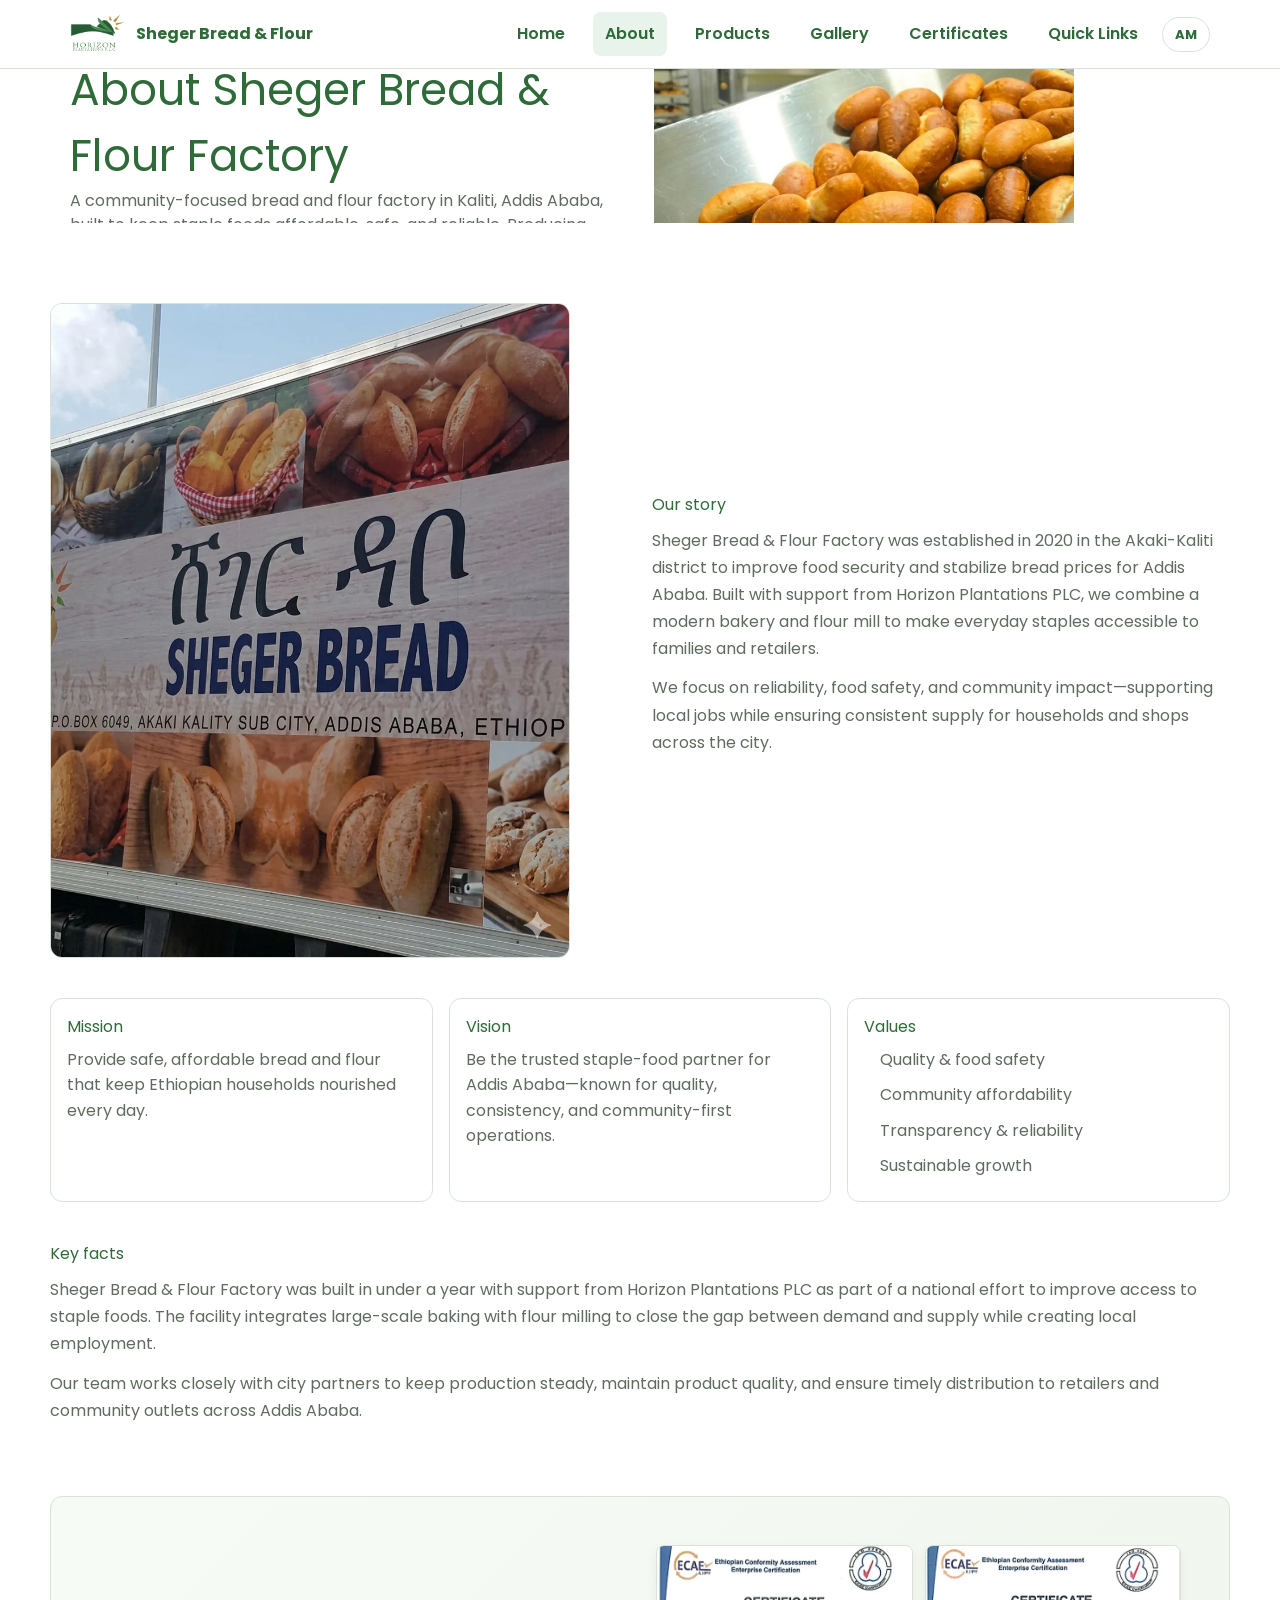
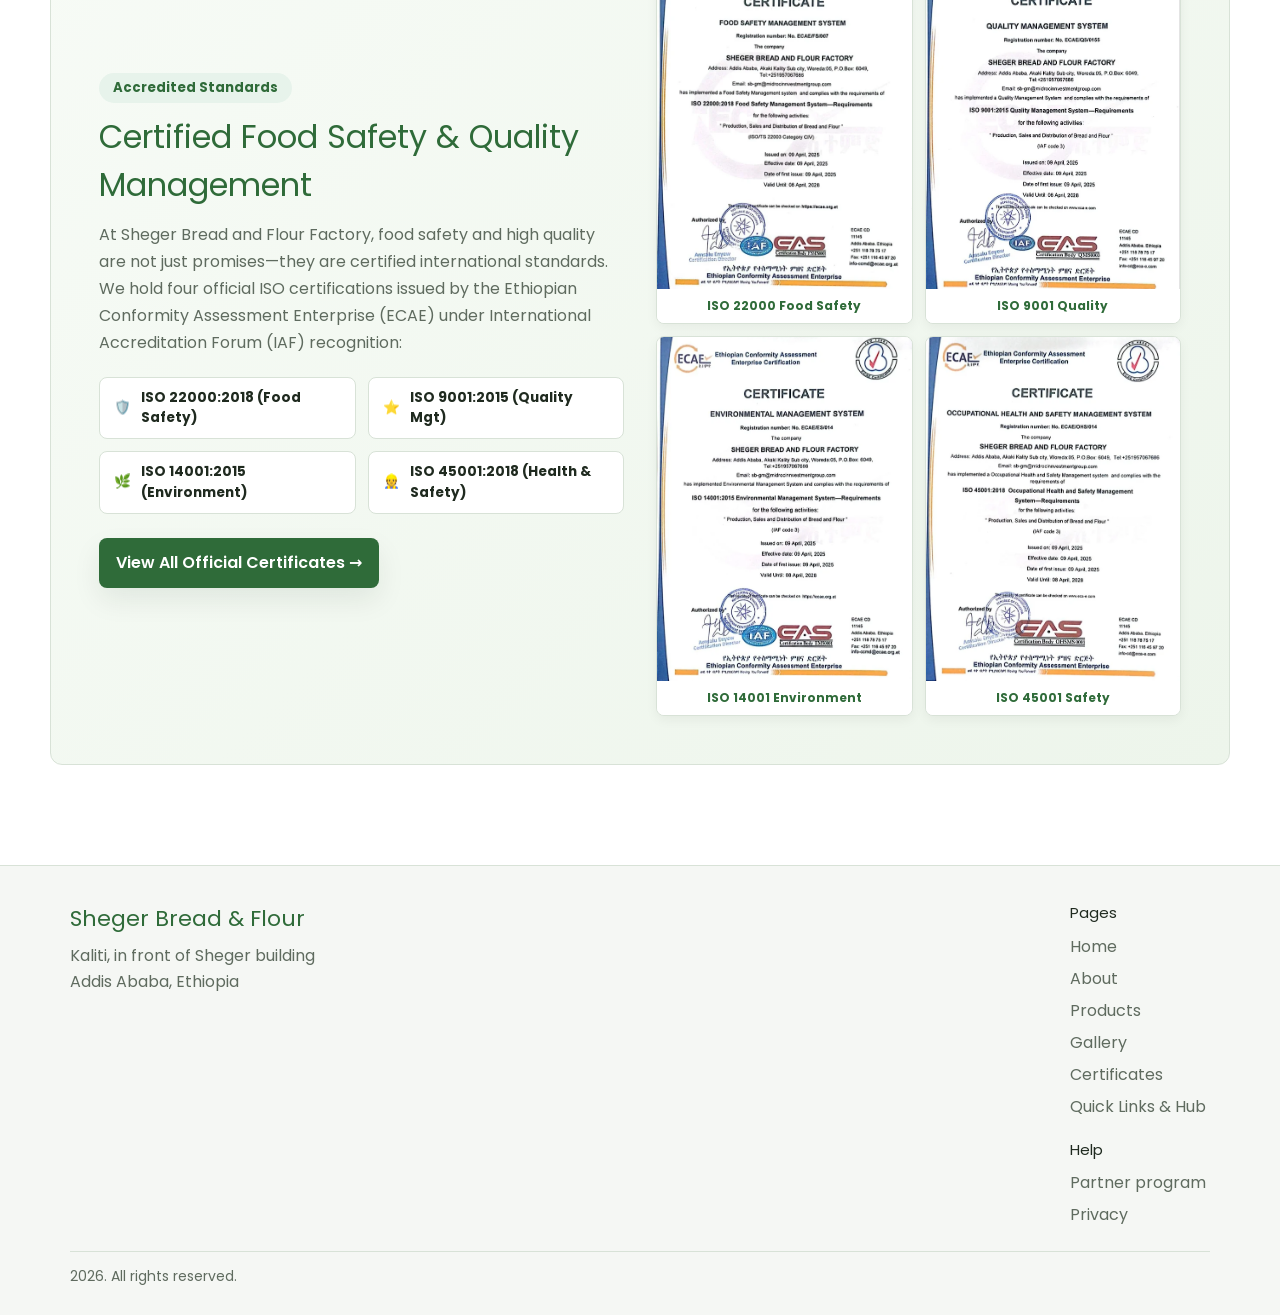
<file: about-us.html>
<!DOCTYPE html>
<html lang="en">

<head>
	<meta charset="utf-8" />
	<meta name="viewport" content="width=device-width, initial-scale=1, shrink-to-fit=no">
	<title>About Us | Sheger Bread &amp; Flour Factory (Sheger Factory Addis Ababa)</title>
	<meta name="description"
		content="Learn about Sheger Bread and Flour Factory (Sheger Factory / የሸገር ዳቦ እና ዱቄት ፋብሪካ), supplying affordable Sheger Dabo and fortified Sheger flour (Sheger Duket / shger flour) across Addis Ababa." />
	<meta name="keywords"
		content="sheger factory, sheger bread, sheger dabo, sheger flour, shger flour, sheger duket, ሸገር ዳቦ, የሸገር ዳቦ, ሸገር ዱቄት, የሸገር ዱቄት, ሸገር ፋብሪካ, about sheger factory, Horizon Plantations" />
	<meta name="robots" content="index, follow, max-image-preview:large, max-snippet:-1, max-video-preview:-1" />
	<meta name="author" content="Sheger Bread and Flour Factory" />
	<link rel="canonical" href="https://shegerbread.com/about-us.html" />

	<!-- Multilingual Alternates -->
	<link rel="alternate" hreflang="en" href="/about-us.html" />
	<link rel="alternate" hreflang="am" href="/am/about-us.html" />
	<link rel="alternate" hreflang="x-default" href="/about-us.html" />

	<!-- Open Graph / Facebook / WhatsApp / Telegram -->
	<meta property="og:type" content="website" />
	<meta property="og:site_name" content="Sheger Bread &amp; Flour Factory | የሸገር ዳቦ እና ዱቄት ፋብሪካ" />
	<meta property="og:title" content="About Sheger Bread &amp; Flour Factory | Sheger Factory" />
	<meta property="og:description"
		content="Discover our story, mission, and industrial bakery &amp; flour milling operations supplying fresh Sheger bread (Sheger Dabo) and fortified flour (Sheger Duket)." />
	<meta property="og:image" content="https://shegerbread.com/assets/social-cover.png" />
	<meta property="og:image:secure_url" content="https://shegerbread.com/assets/social-cover.png" />
	<meta property="og:image:type" content="image/png" />
	<meta property="og:image:width" content="1200" />
	<meta property="og:image:height" content="630" />
	<meta property="og:image:alt" content="About Sheger Bread and Flour Factory" />
	<meta property="og:url" content="https://shegerbread.com/about-us.html" />
	<meta property="og:locale" content="en_US" />
	<meta property="og:locale:alternate" content="am_ET" />

	<!-- Twitter / X Card -->
	<meta name="twitter:card" content="summary_large_image" />
	<meta name="twitter:title" content="About Sheger Bread &amp; Flour Factory" />
	<meta name="twitter:description"
		content="Empowering Ethiopian communities with quality Sheger bread (Sheger Dabo) and fortified Sheger flour (Sheger Duket)." />
	<meta name="twitter:image" content="https://shegerbread.com/assets/social-cover.png" />
	<meta name="twitter:image:alt" content="About Sheger Bread and Flour Factory" />

	<!-- Performance & Preload -->
	<link rel="preconnect" href="https://fonts.googleapis.com" />
	<link rel="preconnect" href="https://fonts.gstatic.com" crossorigin />
	<link rel="preload" as="image" href="assets/about-us/section-about-img1.webp" type="image/webp" fetchpriority="high" />

	<!-- Favicon & PWA -->
	<link rel="icon" type="image/png" href="assets/header-img1.png" />
	<link rel="apple-touch-icon" href="assets/header-img1.png" />
	<link rel="manifest" href="site.webmanifest" />
	<meta name="theme-color" content="#2f6b39" />

	<!-- Fonts & Styles -->
	<link href="https://fonts.googleapis.com/css2?family=Poppins:wght@400;500;600;700&display=swap" rel="stylesheet">
	<link rel="stylesheet" href="css/reset.css" />
	<link rel="stylesheet" href="css/global.css" />
	<link rel="stylesheet" href="css/about-us.css" />
	<link rel="stylesheet" href="css/certificates.css" />
	<script src="js/nav.js" defer></script>

	<!-- Schema.org JSON-LD Structured Data -->
	<script type="application/ld+json">
	{
		"@context": "https://schema.org",
		"@type": "AboutPage",
		"name": "About Sheger Bread & Flour Factory",
		"description": "Information about Sheger Bread and Flour Factory (Sheger Factory / የሸገር ዳቦ እና ዱቄት ፋብሪካ), its founding under Horizon Plantations PLC, and production of Sheger Dabo and Sheger Flour.",
		"url": "https://shegerbread.com/about-us.html",
		"mainEntity": {
			"@type": "Bakery",
			"name": "Sheger Bread and Flour Factory",
			"alternateName": [
				"Sheger Factory",
				"የሸገር ዳቦ እና ዱቄት ፋብሪካ",
				"Sheger Dabo",
				"Sheger Flour",
				"Sheger Duket"
			],
			"address": {
				"@type": "PostalAddress",
				"streetAddress": "Kaliti, in front of Sheger building",
				"addressLocality": "Addis Ababa",
				"addressCountry": "ET"
			},
			"parentOrganization": {
				"@type": "Organization",
				"name": "Horizon Plantations PLC"
			}
		}
	}
	</script>
</head>

<body>
	<div class="site-topbar">
		<div class="site-topbar-inner">
			<div class="topbar-mobile-row">
				<div class="logo">
					<img src="assets/header-img1.png" alt="Sheger logo" width="56" height="56" loading="lazy" />
					<span>Sheger Bread & Flour</span>
				</div>
				<button class="nav-toggle" type="button" aria-expanded="false" aria-label="Open menu">
					<span class="nav-toggle-line"></span>
					<span class="nav-toggle-line"></span>
					<span class="nav-toggle-line"></span>
				</button>
			</div>
			<div class="nav-actions">
				<nav class="nav" aria-label="Main navigation">
          <a href="./index.html">Home</a>
          <a href="./about-us.html" class="active">About</a>
          <a href="./products.html">Products</a>
          <a href="./gallery.html">Gallery</a>
          <a href="./certificates.html">Certificates</a>
          <a href="./portal.html">Quick Links</a>
        </nav>
				<a href="./am/about-us.html" class="lang-switch" lang="am" hreflang="am">AM</a>
			</div>
		</div>
	</div>

	<header class="page-hero about-hero">

		<div class="layout-shell hero-grid">
			<div class="hero-copy">
				<p class="card-text-book">Who We Are • Horizon Plantations</p>
				<h1 class="card-subtitle">About Sheger Bread &amp; Flour Factory</h1>
				<p class="card-text-treating">
					A community-focused bread and flour factory in Kaliti, Addis Ababa, built to keep staple foods affordable, safe, and reliable. Producing fresh Sheger bread (Sheger Dabo) and fortified Sheger flour (Sheger Duket).
				</p>
			</div>
			<div class="hero-visual">
				<picture>
					<source srcset="assets/about-us/section-about-img1.webp" type="image/webp" />
					<img src="assets/about-us/section-about-img1.png" alt="Sheger Bread and Flour Factory facility in Kaliti, Addis Ababa" class="hero-img" width="480" height="480" loading="eager" fetchpriority="high" />
				</picture>
			</div>
		</div>
	</header>

	<main class="layout-shell about-body">
		<section class="about-block">
			<div class="about-img-wrap">
				<picture>
					<source srcset="assets/about-us/section-about-img2.webp" type="image/webp" />
					<img src="assets/about-us/section-about-img2.png" alt="Sheger factory bread production line - Fresh Sheger Dabo" class="about-main-img" width="500" height="600" loading="lazy" decoding="async" />
				</picture>
			</div>
			<div class="about-copy">
				<h2>Our story</h2>
				<p>
					Sheger Bread & Flour Factory was established in 2020 in the Akaki-Kaliti district to improve food
					security and stabilize bread prices for Addis Ababa. Built with support from Horizon Plantations
					PLC, we combine a modern bakery and flour mill to make everyday staples accessible to families and
					retailers.
				</p>
				<p>
					We focus on reliability, food safety, and community impact—supporting local jobs while ensuring
					consistent supply for households and shops across the city.
				</p>
			</div>
		</section>

		<section class="mvv">
			<article class="mvv-card">
				<h3>Mission</h3>
				<p>Provide safe, affordable bread and flour that keep Ethiopian households nourished every day.</p>
			</article>
			<article class="mvv-card">
				<h3>Vision</h3>
				<p>Be the trusted staple-food partner for Addis Ababa—known for quality, consistency, and
					community-first operations.</p>
			</article>
			<article class="mvv-card">
				<h3>Values</h3>
				<ul>
					<li>Quality & food safety</li>
					<li>Community affordability</li>
					<li>Transparency & reliability</li>
					<li>Sustainable growth</li>
				</ul>
			</article>
		</section>

		<section class="info-block">
			<h2>Key facts</h2>
			<p>
				Sheger Bread & Flour Factory was built in under a year with support from Horizon Plantations PLC as part
				of a national effort to improve access to staple foods. The facility integrates large-scale baking with
				flour milling to close the gap between demand and supply while creating local employment.
			</p>
			<p>
				Our team works closely with city partners to keep production steady, maintain product quality, and
				ensure timely distribution to retailers and community outlets across Addis Ababa.
			</p>
		</section>
	
		<!-- Certified Standards & Quality Awards Showcase -->
		<section class="about-cert-showcase" id="certifications">
			<div class="about-cert-grid">
				<div class="about-cert-copy">
					<span class="badge-pill" style="display: inline-block; background: var(--primary-soft); color: var(--primary); padding: 5px 14px; border-radius: 20px; font-weight: 700; font-size: 0.82rem; margin-bottom: 10px;">Accredited Standards</span>
					<h2>Certified Food Safety &amp; Quality Management</h2>
					<p>
						At Sheger Bread and Flour Factory, food safety and high quality are not just promises—they are certified international standards. We hold four official ISO certifications issued by the Ethiopian Conformity Assessment Enterprise (ECAE) under International Accreditation Forum (IAF) recognition:
					</p>
					<div class="about-cert-badges-list">
						<div class="about-cert-badge-item">
							<span>🛡️</span> ISO 22000:2018 (Food Safety)
						</div>
						<div class="about-cert-badge-item">
							<span>⭐</span> ISO 9001:2015 (Quality Mgt)
						</div>
						<div class="about-cert-badge-item">
							<span>🌿</span> ISO 14001:2015 (Environment)
						</div>
						<div class="about-cert-badge-item">
							<span>👷</span> ISO 45001:2018 (Health &amp; Safety)
						</div>
					</div>
					<a href="./certificates.html" class="btn btn-primary">
						View All Official Certificates &rarr;
					</a>
				</div>
				<div class="about-cert-cards-preview">
					<a href="./certificates.html" class="about-cert-mini-card" title="ISO 22000 Food Safety Certificate">
						<picture>
							<source srcset="assets/certificates/iso-22000-food-safety-thumb.webp" type="image/webp" />
							<img src="assets/certificates/iso-22000-food-safety.jpg" alt="ISO 22000 Food Safety Certificate" loading="lazy" />
						</picture>
						<div class="about-cert-mini-label">ISO 22000 Food Safety</div>
					</a>
					<a href="./certificates.html" class="about-cert-mini-card" title="ISO 9001 Quality Management Certificate">
						<picture>
							<source srcset="assets/certificates/iso-9001-quality-management-thumb.webp" type="image/webp" />
							<img src="assets/certificates/iso-9001-quality-management.jpg" alt="ISO 9001 Quality Management Certificate" loading="lazy" />
						</picture>
						<div class="about-cert-mini-label">ISO 9001 Quality</div>
					</a>
					<a href="./certificates.html" class="about-cert-mini-card" title="ISO 14001 Environmental Management Certificate">
						<picture>
							<source srcset="assets/certificates/iso-14001-environmental-management-thumb.webp" type="image/webp" />
							<img src="assets/certificates/iso-14001-environmental-management.jpg" alt="ISO 14001 Environmental Certificate" loading="lazy" />
						</picture>
						<div class="about-cert-mini-label">ISO 14001 Environment</div>
					</a>
					<a href="./certificates.html" class="about-cert-mini-card" title="ISO 45001 Health & Safety Certificate">
						<picture>
							<source srcset="assets/certificates/iso-45001-occupational-health-safety-thumb.webp" type="image/webp" />
							<img src="assets/certificates/iso-45001-occupational-health-safety.jpg" alt="ISO 45001 Safety Certificate" loading="lazy" />
						</picture>
						<div class="about-cert-mini-label">ISO 45001 Safety</div>
					</a>
				</div>
			</div>
		</section>
	</main>

	<footer class="footer">
		<div class="layout-shell">
			<div class="footer-top">
				<div class="footer-brand">
					<h2 class="footer-subtitle">Sheger Bread & Flour</h2>
					<p class="footer-text-400-university">
						Kaliti, in front of Sheger building<br />
						Addis Ababa, Ethiopia
					</p>
				</div>
				<div class="footer-links">
					<div>
            <h4>Pages</h4>
            <a href="./index.html">Home</a>
            <a href="./about-us.html">About</a>
            <a href="./products.html">Products</a>
            <a href="./gallery.html">Gallery</a>
            <a href="./certificates.html">Certificates</a>
            <a href="./portal.html">Quick Links &amp; Hub</a>
          </div>
					<div>
						<h4>Help</h4>
						<a href="./index.html#partner">Partner program</a>
						<a href="#">Privacy</a>
					</div>
				</div>
			</div>
			<div class="footer-bottom">2026. All rights reserved.</div>
		</div>
	</footer>
</body>

</html>
</file>
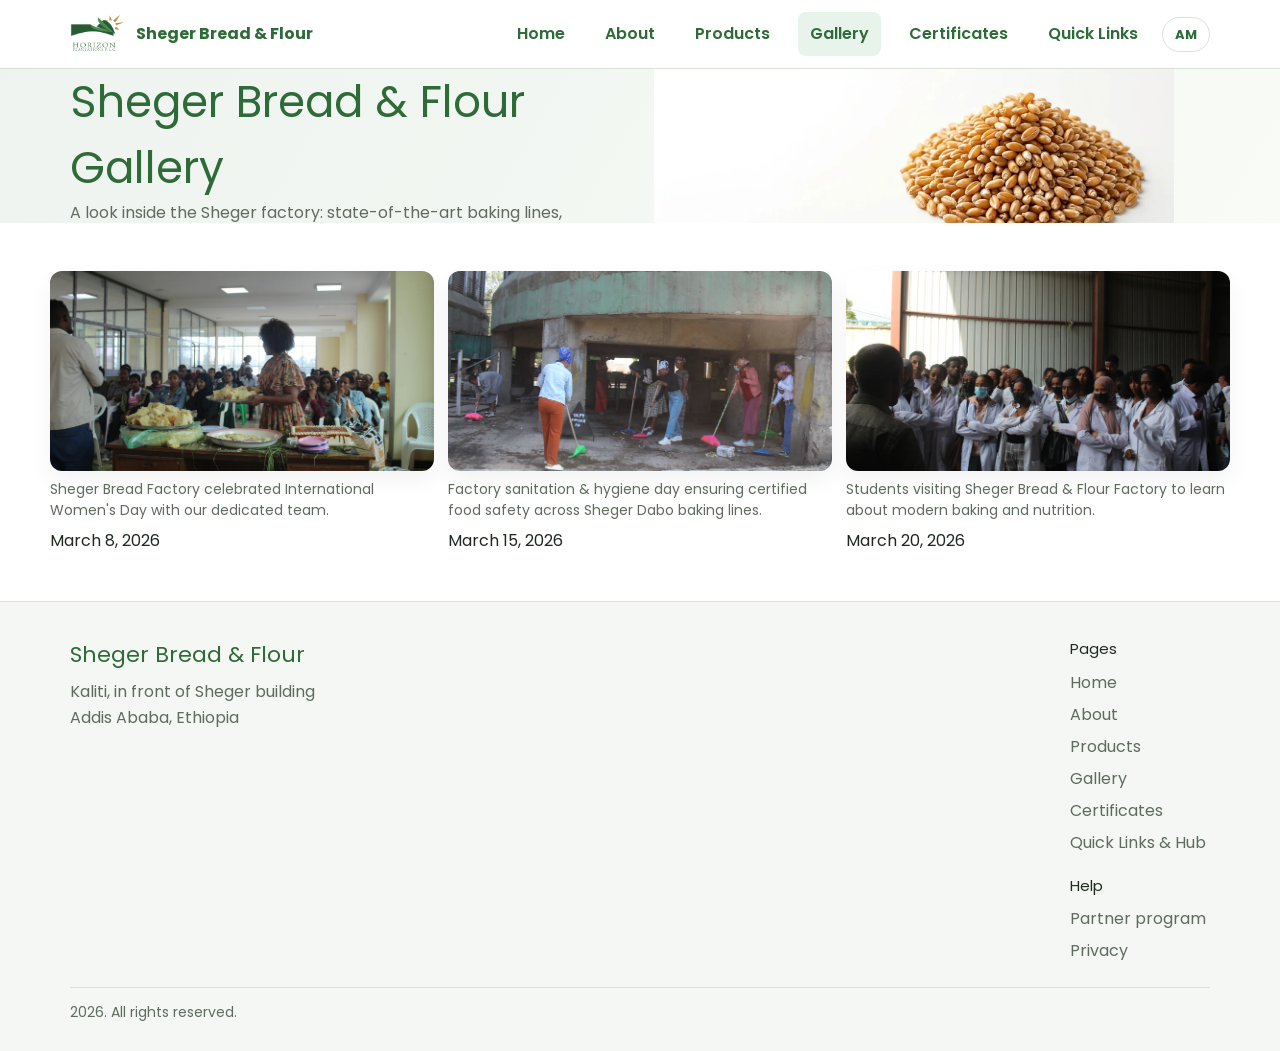
<file: gallery.html>
<!DOCTYPE html>
<html lang="en">

<head>
	<meta charset="utf-8" />
	<meta name="viewport" content="width=device-width, initial-scale=1, shrink-to-fit=no">
	<title>Sheger Gallery | Sheger Factory, Sheger Dabo &amp; Flour Production Photos</title>
	<meta name="description"
		content="Photo gallery of Sheger Bread &amp; Flour Factory (Sheger Factory): modern baking lines, flour milling facility, community outreach, and daily fresh Sheger Dabo distribution in Addis Ababa." />
	<meta name="keywords"
		content="sheger factory, sheger bread, sheger dabo, sheger flour, shger flour, sheger duket, sheger factory gallery, ሸገር ዳቦ, የሸገር ዳቦ, ሸገር ዱቄት, ሸገር ፋብሪካ" />
	<meta name="robots" content="index, follow, max-image-preview:large, max-snippet:-1, max-video-preview:-1" />
	<meta name="author" content="Sheger Bread and Flour Factory" />
	<link rel="canonical" href="https://shegerbread.com/gallery.html" />

	<!-- Multilingual Alternates -->
	<link rel="alternate" hreflang="en" href="/gallery.html" />
	<link rel="alternate" hreflang="am" href="/am/gallery.html" />
	<link rel="alternate" hreflang="x-default" href="/gallery.html" />

	<!-- Open Graph / Facebook / WhatsApp / Telegram -->
	<meta property="og:type" content="website" />
	<meta property="og:site_name" content="Sheger Bread &amp; Flour Factory | የሸገር ዳቦ እና ዱቄት ፋብሪካ" />
	<meta property="og:title" content="Sheger Gallery | Inside Sheger Factory &amp; Bread Production" />
	<meta property="og:description"
		content="Explore photos inside Sheger Bread &amp; Flour Factory: high-capacity baking, fortified flour processing, and community distribution." />
	<meta property="og:image" content="https://shegerbread.com/assets/social-cover.png" />
	<meta property="og:image:secure_url" content="https://shegerbread.com/assets/social-cover.png" />
	<meta property="og:image:type" content="image/png" />
	<meta property="og:image:width" content="1200" />
	<meta property="og:image:height" content="630" />
	<meta property="og:image:alt" content="Sheger Bread and Flour Factory Gallery" />
	<meta property="og:url" content="https://shegerbread.com/gallery.html" />
	<meta property="og:locale" content="en_US" />
	<meta property="og:locale:alternate" content="am_ET" />

	<!-- Twitter / X Card -->
	<meta name="twitter:card" content="summary_large_image" />
	<meta name="twitter:title" content="Sheger Gallery | Inside Sheger Factory" />
	<meta name="twitter:description"
		content="Visual tour of Sheger Bread and Flour Factory in Addis Ababa, Ethiopia." />
	<meta name="twitter:image" content="https://shegerbread.com/assets/social-cover.png" />
	<meta name="twitter:image:alt" content="Sheger Bread and Flour Factory Gallery" />

	<!-- Performance & Preload -->
	<link rel="preconnect" href="https://fonts.googleapis.com" />
	<link rel="preconnect" href="https://fonts.gstatic.com" crossorigin />
	<link rel="preload" as="image" href="assets/home.webp" type="image/webp" fetchpriority="high" />

	<!-- Favicon & PWA -->
	<link rel="icon" type="image/png" href="assets/header-img1.png" />
	<link rel="apple-touch-icon" href="assets/header-img1.png" />
	<link rel="manifest" href="site.webmanifest" />
	<meta name="theme-color" content="#2f6b39" />

	<!-- Fonts & Styles -->
	<link href="https://fonts.googleapis.com/css2?family=Poppins:wght@400;500;600;700&display=swap" rel="stylesheet">
	<link rel="stylesheet" href="css/reset.css" />
	<link rel="stylesheet" href="css/global.css" />
	<link rel="stylesheet" href="css/gallery.css" />
	<script src="js/nav.js" defer></script>
	<script src="js/gallery.js" defer></script>

	<!-- Schema.org JSON-LD Structured Data -->
	<script type="application/ld+json">
	{
		"@context": "https://schema.org",
		"@type": "ImageGallery",
		"name": "Sheger Bread and Flour Factory Photo Gallery",
		"description": "Photos of Sheger Factory operations, baking line, flour milling, and community impact.",
		"url": "https://shegerbread.com/gallery.html"
	}
	</script>
</head>

<body>
	<div class="site-topbar">
		<div class="site-topbar-inner">
			<div class="topbar-mobile-row">
				<div class="logo">
					<img src="assets/header-img1.png" alt="Sheger logo" width="56" height="56" loading="lazy" />
					<span>Sheger Bread & Flour</span>
				</div>
				<button class="nav-toggle" type="button" aria-expanded="false" aria-label="Open menu">
					<span class="nav-toggle-line"></span>
					<span class="nav-toggle-line"></span>
					<span class="nav-toggle-line"></span>
				</button>
			</div>
			<div class="nav-actions">
				<nav class="nav" aria-label="Main navigation">
          <a href="./index.html">Home</a>
          <a href="./about-us.html">About</a>
          <a href="./products.html">Products</a>
          <a href="./gallery.html" class="active">Gallery</a>
          <a href="./certificates.html">Certificates</a>
          <a href="./portal.html">Quick Links</a>
        </nav>
				<a href="./am/gallery.html" class="lang-switch" lang="am" hreflang="am">AM</a>
			</div>
		</div>
	</div>

	<header class="page-hero gallery-hero">

		<div class="layout-shell hero-grid">
			<div class="hero-copy">
				<p class="card-text-book">Inside Sheger • Kaliti Facility</p>
				<h1 class="card-subtitle">Sheger Bread &amp; Flour Gallery</h1>
				<p class="card-text-treating">
					A look inside the Sheger factory: state-of-the-art baking lines, fortified flour packaging (Sheger Duket / shger flour), dedicated teams, and fresh Sheger bread (Sheger Dabo) serving Addis Ababa.
				</p>
			</div>
			<div class="hero-visual">
				<picture>
					<source srcset="assets/home.webp" type="image/webp" />
					<img src="assets/home.png" alt="Sheger Bread and Flour Factory - Fresh Sheger Dabo Display" class="hero-img" width="480" height="300" loading="eager" fetchpriority="high" />
				</picture>
			</div>
		</div>
	</header>

	<main class="layout-shell gallery-grid" id="gallery-grid">
		
	</main>

	<footer class="footer">
		<div class="layout-shell">
			<div class="footer-top">
				<div class="footer-brand">
					<h2 class="footer-subtitle">Sheger Bread & Flour</h2>
					<p class="footer-text-400-university">
						Kaliti, in front of Sheger building<br />
						Addis Ababa, Ethiopia
					</p>
				</div>
				<div class="footer-links">
					<div>
            <h4>Pages</h4>
            <a href="./index.html">Home</a>
            <a href="./about-us.html">About</a>
            <a href="./products.html">Products</a>
            <a href="./gallery.html">Gallery</a>
            <a href="./certificates.html">Certificates</a>
            <a href="./portal.html">Quick Links &amp; Hub</a>
          </div>
					<div>
						<h4>Help</h4>
						<a href="./index.html#partner">Partner program</a>
						<a href="#">Privacy</a>
					</div>
				</div>
			</div>
			<div class="footer-bottom">2026. All rights reserved.</div>
		</div>
	</footer>
</body>

</html>
</file>
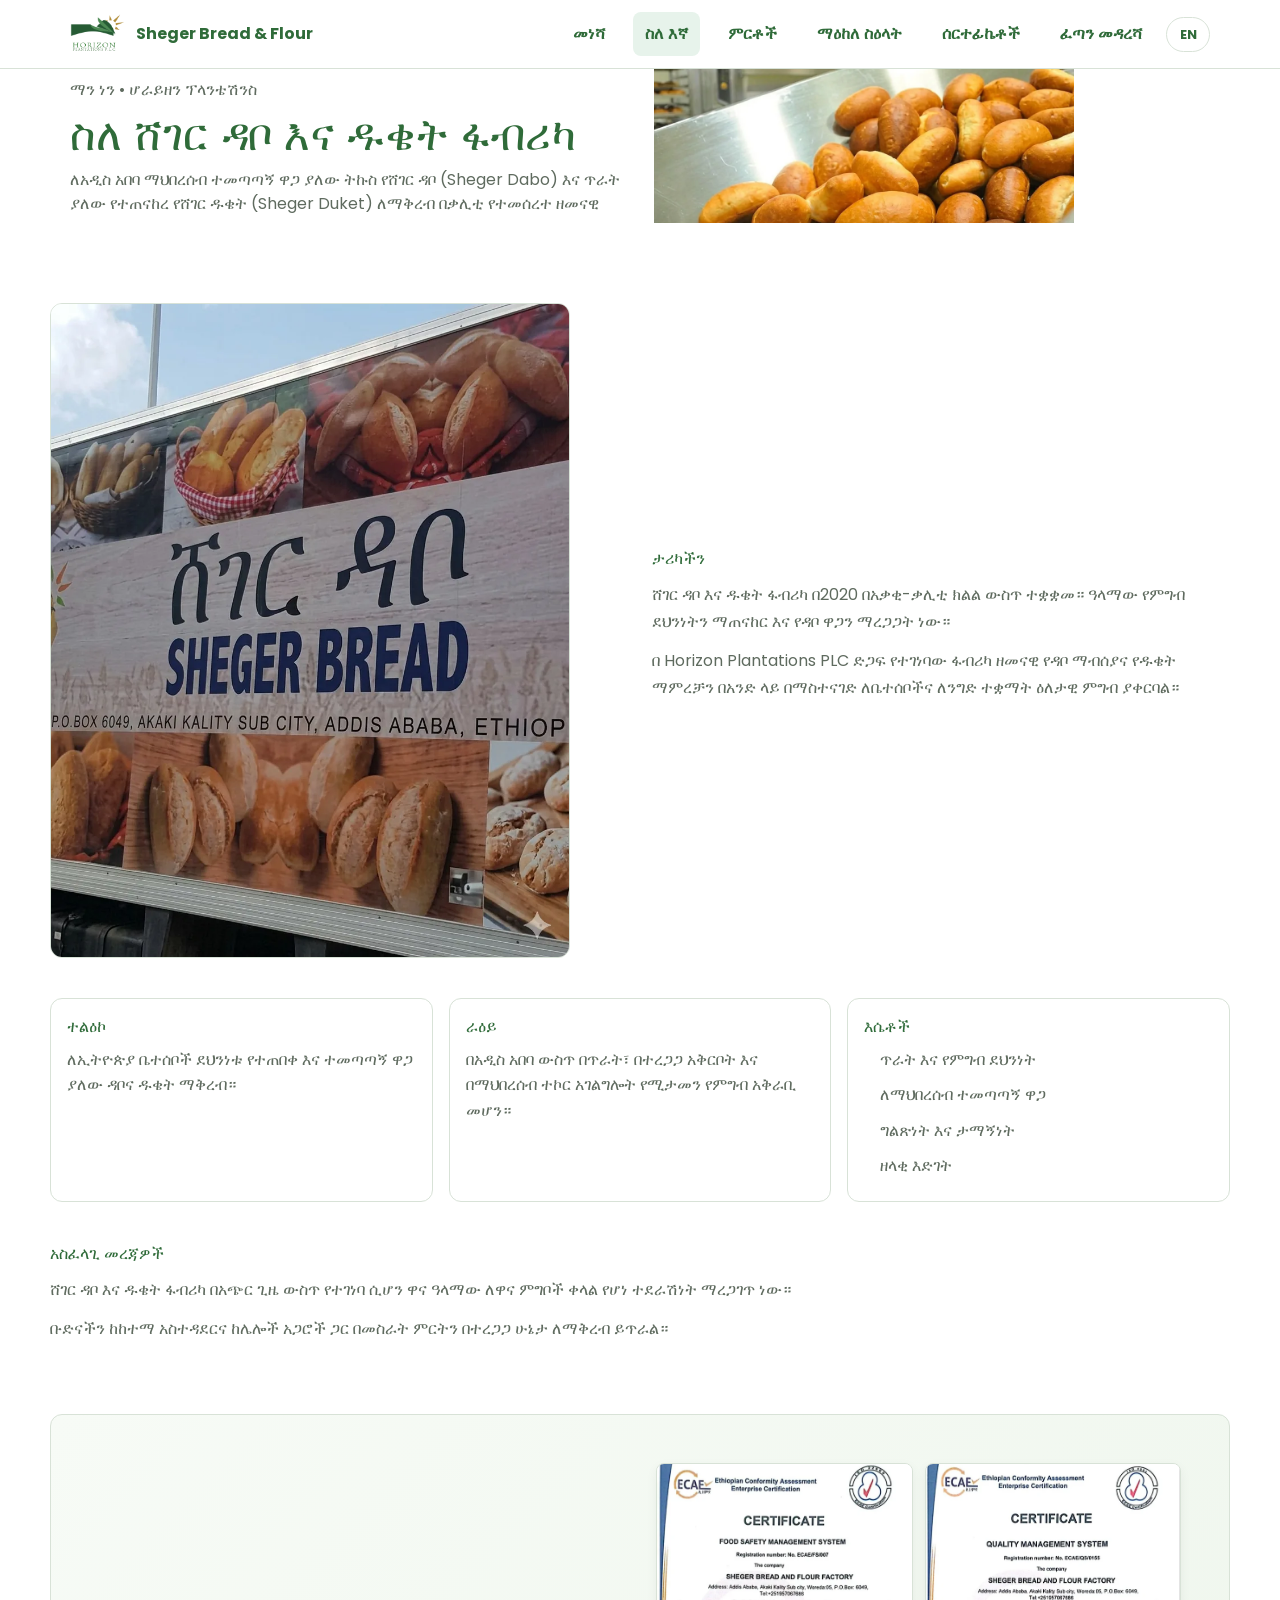
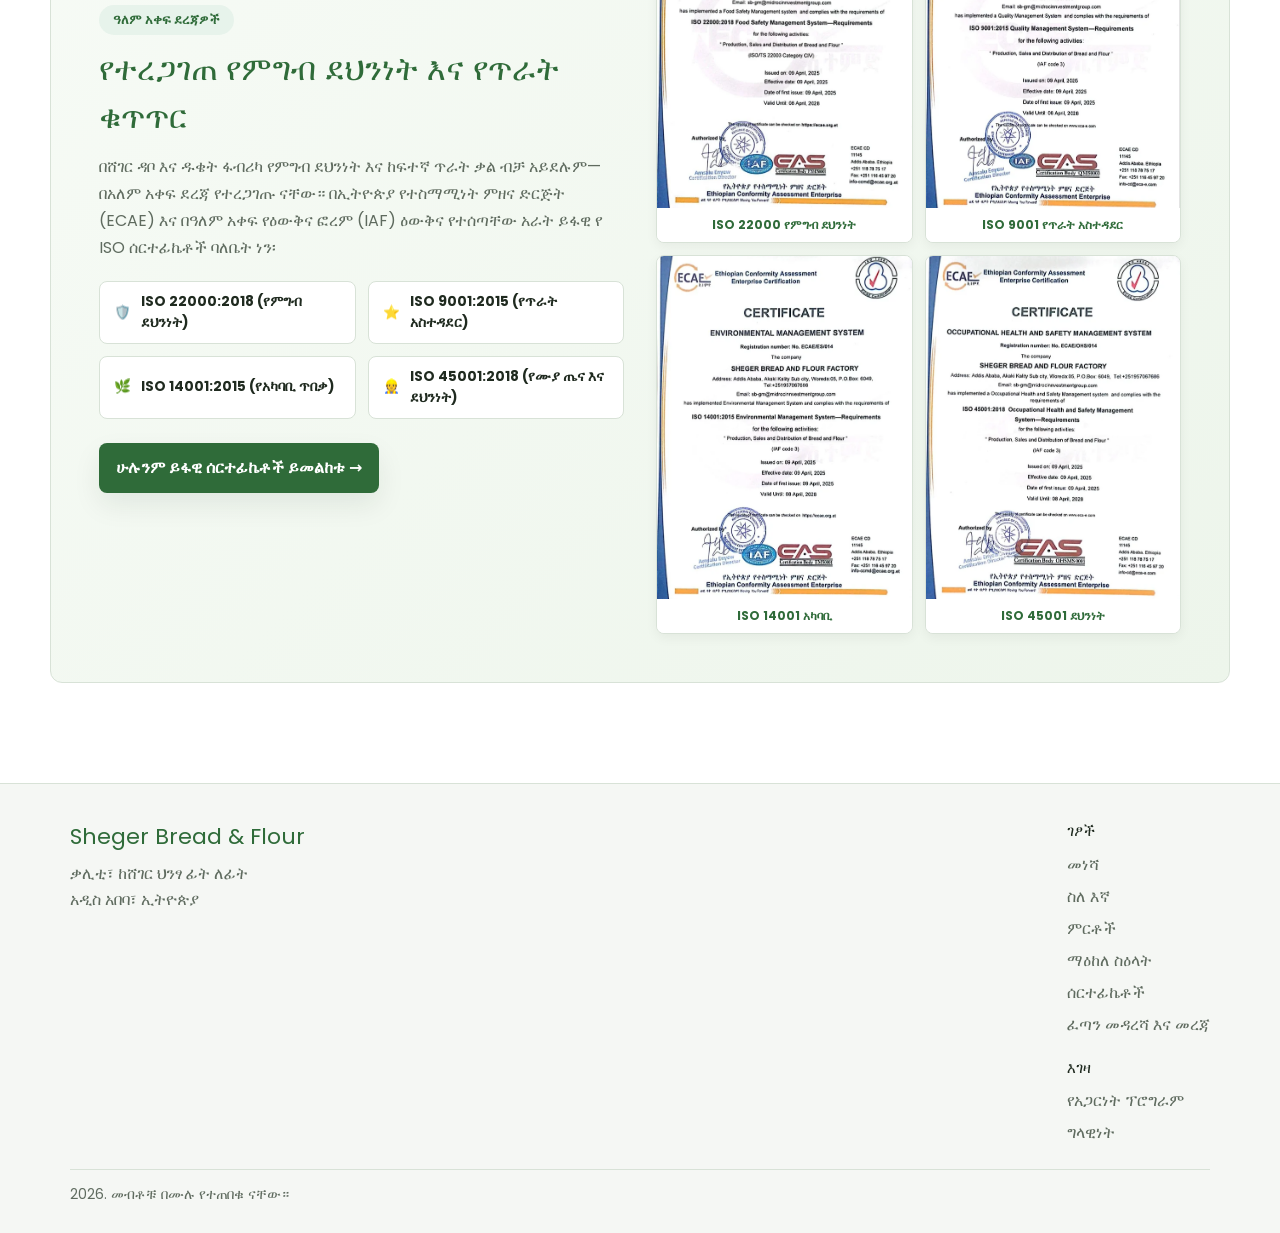
<file: am/about-us.html>
<!DOCTYPE html>
<html lang="am">

<head>
  <meta charset="utf-8" />
  <meta name="viewport" content="width=device-width, initial-scale=1, shrink-to-fit=no">
  <title>ስለ እኛ | የሸገር ዳቦ እና ዱቄት ፋብሪካ (Sheger Factory)</title>
  <meta name="description"
    content="ስለ ሸገር ዳቦ እና ዱቄት ፋብሪካ (Sheger Factory) ታሪክ፣ ተልዕኮ እና የምርት ሂደት ይወቁ። ጥራት ያለው የሸገር ዳቦ (Sheger Dabo) እና የሸገር ዱቄት (Sheger Duket / Sheger Flour) ለአዲስ አበባ ማህበረሰብ እናቀርባለን።" />
  <meta name="keywords"
    content="ሸገር ፋብሪካ, የሸገር ዳቦ እና ዱቄት ፋብሪካ, ስለ ሸገር ዳቦ, የሸገር ዳቦ, ሸገር ዳቦ, የሸገር ዱቄት, ሸገር ዱቄት, sheger factory, sheger bread, sheger dabo, sheger flour, shger flour, sheger duket" />
  <meta name="robots" content="index, follow, max-image-preview:large, max-snippet:-1, max-video-preview:-1" />
  <meta name="author" content="የሸገር ዳቦ እና ዱቄት ፋብሪካ" />
  <link rel="canonical" href="https://shegerbread.com/am/about-us.html" />

  <!-- Multilingual Alternates -->
  <link rel="alternate" hreflang="en" href="/about-us.html" />
  <link rel="alternate" hreflang="am" href="/am/about-us.html" />
  <link rel="alternate" hreflang="x-default" href="/about-us.html" />

  <!-- Open Graph / Facebook / WhatsApp / Telegram -->
  <meta property="og:type" content="website" />
  <meta property="og:site_name" content="የሸገር ዳቦ እና ዱቄት ፋብሪካ | Sheger Bread &amp; Flour Factory" />
  <meta property="og:title" content="ስለ እኛ | የሸገር ዳቦ እና ዱቄት ፋብሪካ (Sheger Factory)" />
  <meta property="og:description"
    content="የሸገር ዳቦ እና ዱቄት ፋብሪካ ታሪክ፣ ተልዕኮ እና የማምረት አቅም። ትኩስ የሸገር ዳቦ እና ጥራት ያለው የሸገር ዱቄት።" />
  <meta property="og:image" content="https://shegerbread.com/assets/social-cover-am.png" />
  <meta property="og:image:secure_url" content="https://shegerbread.com/assets/social-cover-am.png" />
  <meta property="og:image:type" content="image/png" />
  <meta property="og:image:width" content="1200" />
  <meta property="og:image:height" content="630" />
  <meta property="og:image:alt" content="ስለ ሸገር ዳቦ እና ዱቄት ፋብሪካ" />
  <meta property="og:url" content="https://shegerbread.com/am/about-us.html" />
  <meta property="og:locale" content="am_ET" />
  <meta property="og:locale:alternate" content="en_US" />

  <!-- Twitter / X Card -->
  <meta name="twitter:card" content="summary_large_image" />
  <meta name="twitter:title" content="ስለ ሸገር ዳቦ እና ዱቄት ፋብሪካ" />
  <meta name="twitter:description"
    content="የሸገር ዳቦ እና ዱቄት ፋብሪካ ታሪክና ተልዕኮ - ትኩስ የሸገር ዳቦና የሸገር ዱቄት።" />
  <meta name="twitter:image" content="https://shegerbread.com/assets/social-cover-am.png" />
  <meta name="twitter:image:alt" content="ስለ ሸገር ዳቦ እና ዱቄት ፋብሪካ" />

  <!-- Performance & Preload -->
  <link rel="preconnect" href="https://fonts.googleapis.com" />
  <link rel="preconnect" href="https://fonts.gstatic.com" crossorigin />
  <link rel="preload" as="image" href="../assets/about-us/section-about-img1.webp" type="image/webp" fetchpriority="high" />

  <!-- Favicon & PWA -->
  <link rel="icon" type="image/png" href="../assets/header-img1.png" />
  <link rel="apple-touch-icon" href="../assets/header-img1.png" />
  <link rel="manifest" href="../site.webmanifest" />
  <meta name="theme-color" content="#2f6b39" />

  <!-- Fonts & Styles -->
  <link href="https://fonts.googleapis.com/css2?family=Poppins:wght@400;500;600;700&display=swap" rel="stylesheet">
  <link rel="stylesheet" href="../css/reset.css" />
  <link rel="stylesheet" href="../css/global.css" />
  <link rel="stylesheet" href="../css/about-us.css" />
  <link rel="stylesheet" href="../css/certificates.css" />
  <script src="../js/nav.js" defer></script>

  <!-- Schema.org JSON-LD Structured Data -->
  <script type="application/ld+json">
  {
    "@context": "https://schema.org",
    "@type": "AboutPage",
    "name": "ስለ ሸገር ዳቦ እና ዱቄት ፋብሪካ",
    "description": "የሸገር ዳቦ እና ዱቄት ፋብሪካ (Sheger Factory) ታሪክ፣ ተልዕኮ እና የማምረት አቅም።",
    "url": "https://shegerbread.com/am/about-us.html",
    "mainEntity": {
      "@type": "Bakery",
      "name": "የሸገር ዳቦ እና ዱቄት ፋብሪካ",
      "alternateName": [
        "Sheger Bread and Flour Factory",
        "Sheger Factory",
        "ሸገር ዳቦ",
        "ሸገር ዱቄት",
        "Sheger Dabo",
        "Sheger Flour"
      ],
      "address": {
        "@type": "PostalAddress",
        "streetAddress": "ቃሊቲ፣ ሸገር ሕንፃ ፊት ለፊት",
        "addressLocality": "አዲስ አበባ",
        "addressCountry": "ET"
      },
      "parentOrganization": {
        "@type": "Organization",
        "name": "ሆራይዘን ፕላንቴሽንስ - Horizon Plantations PLC"
      }
    }
  }
  </script>
</head>

<body>
  <div class="site-topbar">
    <div class="site-topbar-inner">
      <div class="topbar-mobile-row">
        <div class="logo">
          <img src="../assets/header-img1.png" alt="Sheger logo" width="56" height="56" loading="lazy" />
          <span>Sheger Bread & Flour</span>
        </div>
        <button class="nav-toggle" type="button" aria-expanded="false" aria-label="ሜኑን ክፈት">
          <span class="nav-toggle-line"></span>
          <span class="nav-toggle-line"></span>
          <span class="nav-toggle-line"></span>
        </button>
      </div>
      <div class="nav-actions">
        <nav class="nav" aria-label="ዋና አሰሳ">
          <a href="./index.html">መነሻ</a>
          <a href="./about-us.html" class="active">ስለ እኛ</a>
          <a href="./products.html">ምርቶች</a>
          <a href="./gallery.html">ማዕከለ ስዕላት</a>
          <a href="./certificates.html">ሰርተፊኬቶች</a>
          <a href="./portal.html">ፈጣን መዳረሻ</a>
        </nav>
        <a href="../about-us.html" class="lang-switch" lang="en" hreflang="en">EN</a>
      </div>
    </div>
  </div>

  <header class="page-hero about-hero">
    <div class="layout-shell hero-grid">
      <div class="hero-copy">
        <p class="card-text-book">ማን ነን • ሆራይዘን ፕላንቴሽንስ</p>
        <h1 class="card-subtitle">ስለ ሸገር ዳቦ እና ዱቄት ፋብሪካ</h1>
        <p class="card-text-treating">
          ለአዲስ አበባ ማህበረሰብ ተመጣጣኝ ዋጋ ያለው ትኩስ የሸገር ዳቦ (Sheger Dabo) እና ጥራት ያለው የተጠናከረ የሸገር ዱቄት (Sheger Duket) ለማቅረብ በቃሊቲ የተመሰረተ ዘመናዊ ፋብሪካ።
        </p>
      </div>
      <div class="hero-visual">
        <picture>
          <source srcset="../assets/about-us/section-about-img1.webp" type="image/webp" />
          <img src="../assets/about-us/section-about-img1.png" alt="የሸገር ዳቦ እና ዱቄት ፋብሪካ ህንፃ - ቃሊቲ አዲስ አበባ" class="hero-img" width="480" height="480" loading="eager" fetchpriority="high" />
        </picture>
      </div>
    </div>
  </header>

  <main class="layout-shell about-body">
    <section class="about-block">
      <div class="about-img-wrap">
        <picture>
          <source srcset="../assets/about-us/section-about-img2.webp" type="image/webp" />
          <img src="../assets/about-us/section-about-img2.png" alt="የትኩስ ሸገር ዳቦ ማምረቻ መስመር" class="about-main-img" width="500" height="600" loading="lazy" decoding="async" />
        </picture>
      </div>
      <div class="about-copy">
        <h2>ታሪካችን</h2>
        <p>
          ሸገር ዳቦ እና ዱቄት ፋብሪካ በ2020 በአቃቂ-ቃሊቲ ክልል ውስጥ ተቋቋመ። ዓላማው የምግብ ደህንነትን ማጠናከር እና የዳቦ ዋጋን ማረጋጋት ነው።
        </p>
        <p>
          በ Horizon Plantations PLC ድጋፍ የተገነባው ፋብሪካ ዘመናዊ የዳቦ ማብሰያና የዱቄት ማምረቻን በአንድ ላይ በማስተናገድ ለቤተሰቦችና ለንግድ ተቋማት ዕለታዊ ምግብ ያቀርባል።
        </p>
      </div>
    </section>

    <section class="mvv">
      <article class="mvv-card">
        <h3>ተልዕኮ</h3>
        <p>ለኢትዮጵያ ቤተሰቦች ደህንነቱ የተጠበቀ እና ተመጣጣኝ ዋጋ ያለው ዳቦና ዱቄት ማቅረብ።</p>
      </article>
      <article class="mvv-card">
        <h3>ራዕይ</h3>
        <p>በአዲስ አበባ ውስጥ በጥራት፣ በተረጋጋ አቅርቦት እና በማህበረሰብ ተኮር አገልግሎት የሚታመን የምግብ አቅራቢ መሆን።</p>
      </article>
      <article class="mvv-card">
        <h3>እሴቶች</h3>
        <ul>
          <li>ጥራት እና የምግብ ደህንነት</li>
          <li>ለማህበረሰብ ተመጣጣኝ ዋጋ</li>
          <li>ግልጽነት እና ታማኝነት</li>
          <li>ዘላቂ እድገት</li>
        </ul>
      </article>
    </section>

    <section class="info-block">
      <h2>አስፈላጊ መረጃዎች</h2>
      <p>
        ሸገር ዳቦ እና ዱቄት ፋብሪካ በአጭር ጊዜ ውስጥ የተገነባ ሲሆን ዋና ዓላማው ለዋና ምግቦች ቀላል የሆነ ተደራሽነት ማረጋገጥ ነው።
      </p>
      <p>
        ቡድናችን ከከተማ አስተዳደርና ከሌሎች አጋሮች ጋር በመስራት ምርትን በተረጋጋ ሁኔታ ለማቅረብ ይጥራል።
      </p>
    </section>
  
    <!-- Accredited Standards & Quality Awards Showcase -->
    <section class="about-cert-showcase" id="certifications">
      <div class="about-cert-grid">
        <div class="about-cert-copy">
          <span class="badge-pill" style="display: inline-block; background: var(--primary-soft); color: var(--primary); padding: 5px 14px; border-radius: 20px; font-weight: 700; font-size: 0.82rem; margin-bottom: 10px;">ዓለም አቀፍ ደረጃዎች</span>
          <h2>የተረጋገጠ የምግብ ደህንነት እና የጥራት ቁጥጥር</h2>
          <p>
            በሸገር ዳቦ እና ዱቄት ፋብሪካ የምግብ ደህንነት እና ከፍተኛ ጥራት ቃል ብቻ አይደሉም—በአለም አቀፍ ደረጃ የተረጋገጡ ናቸው። በኢትዮጵያ የተስማሚነት ምዘና ድርጅት (ECAE) እና በዓለም አቀፍ የዕውቅና ፎረም (IAF) ዕውቅና የተሰጣቸው አራት ይፋዊ የ ISO ሰርተፊኬቶች ባለቤት ነን፡
          </p>
          <div class="about-cert-badges-list">
            <div class="about-cert-badge-item">
              <span>🛡️</span> ISO 22000:2018 (የምግብ ደህንነት)
            </div>
            <div class="about-cert-badge-item">
              <span>⭐</span> ISO 9001:2015 (የጥራት አስተዳደር)
            </div>
            <div class="about-cert-badge-item">
              <span>🌿</span> ISO 14001:2015 (የአካባቢ ጥበቃ)
            </div>
            <div class="about-cert-badge-item">
              <span>👷</span> ISO 45001:2018 (የሙያ ጤና እና ደህንነት)
            </div>
          </div>
          <a href="./certificates.html" class="btn btn-primary">
            ሁሉንም ይፋዊ ሰርተፊኬቶች ይመልከቱ &rarr;
          </a>
        </div>
        <div class="about-cert-cards-preview">
          <a href="./certificates.html" class="about-cert-mini-card" title="ISO 22000 የምግብ ደህንነት ሰርተፊኬት">
            <picture>
              <source srcset="../assets/certificates/iso-22000-food-safety-thumb.webp" type="image/webp" />
              <img src="../assets/certificates/iso-22000-food-safety.jpg" alt="ISO 22000 የምግብ ደህንነት ሰርተፊኬት" loading="lazy" />
            </picture>
            <div class="about-cert-mini-label">ISO 22000 የምግብ ደህንነት</div>
          </a>
          <a href="./certificates.html" class="about-cert-mini-card" title="ISO 9001 የጥራት አስተዳደር ሰርተፊኬት">
            <picture>
              <source srcset="../assets/certificates/iso-9001-quality-management-thumb.webp" type="image/webp" />
              <img src="../assets/certificates/iso-9001-quality-management.jpg" alt="ISO 9001 የጥራት ሰርተፊኬት" loading="lazy" />
            </picture>
            <div class="about-cert-mini-label">ISO 9001 የጥራት አስተዳደር</div>
          </a>
          <a href="./certificates.html" class="about-cert-mini-card" title="ISO 14001 የአካባቢ ጥበቃ ሰርተፊኬት">
            <picture>
              <source srcset="../assets/certificates/iso-14001-environmental-management-thumb.webp" type="image/webp" />
              <img src="../assets/certificates/iso-14001-environmental-management.jpg" alt="ISO 14001 የአካባቢ ጥበቃ ሰርተፊኬት" loading="lazy" />
            </picture>
            <div class="about-cert-mini-label">ISO 14001 አካባቢ</div>
          </a>
          <a href="./certificates.html" class="about-cert-mini-card" title="ISO 45001 የሙያ ደህንነት ሰርተፊኬት">
            <picture>
              <source srcset="../assets/certificates/iso-45001-occupational-health-safety-thumb.webp" type="image/webp" />
              <img src="../assets/certificates/iso-45001-occupational-health-safety.jpg" alt="ISO 45001 የሙያ ደህንነት ሰርተፊኬት" loading="lazy" />
            </picture>
            <div class="about-cert-mini-label">ISO 45001 ደህንነት</div>
          </a>
        </div>
      </div>
    </section>
  </main>

  <footer class="footer">
    <div class="layout-shell">
      <div class="footer-top">
        <div class="footer-brand">
          <h2 class="footer-subtitle">Sheger Bread & Flour</h2>
          <p class="footer-text-400-university">
            ቃሊቲ፣ ከሸገር ህንፃ ፊት ለፊት<br />
            አዲስ አበባ፣ ኢትዮጵያ
          </p>
        </div>
        <div class="footer-links">
          <div>
            <h4>ገፆች</h4>
            <a href="./index.html">መነሻ</a>
            <a href="./about-us.html">ስለ እኛ</a>
            <a href="./products.html">ምርቶች</a>
            <a href="./gallery.html">ማዕከለ ስዕላት</a>
            <a href="./certificates.html">ሰርተፊኬቶች</a>
            <a href="./portal.html">ፈጣን መዳረሻ እና መረጃ</a>
          </div>
          <div>
            <h4>እገዛ</h4>
            <a href="./index.html#partner">የአጋርነት ፕሮግራም</a>
            <a href="#">ግላዊነት</a>
          </div>
        </div>
      </div>
      <div class="footer-bottom">2026. መብቶቹ በሙሉ የተጠበቁ ናቸው።</div>
    </div>
  </footer>
</body>

</html>
</file>
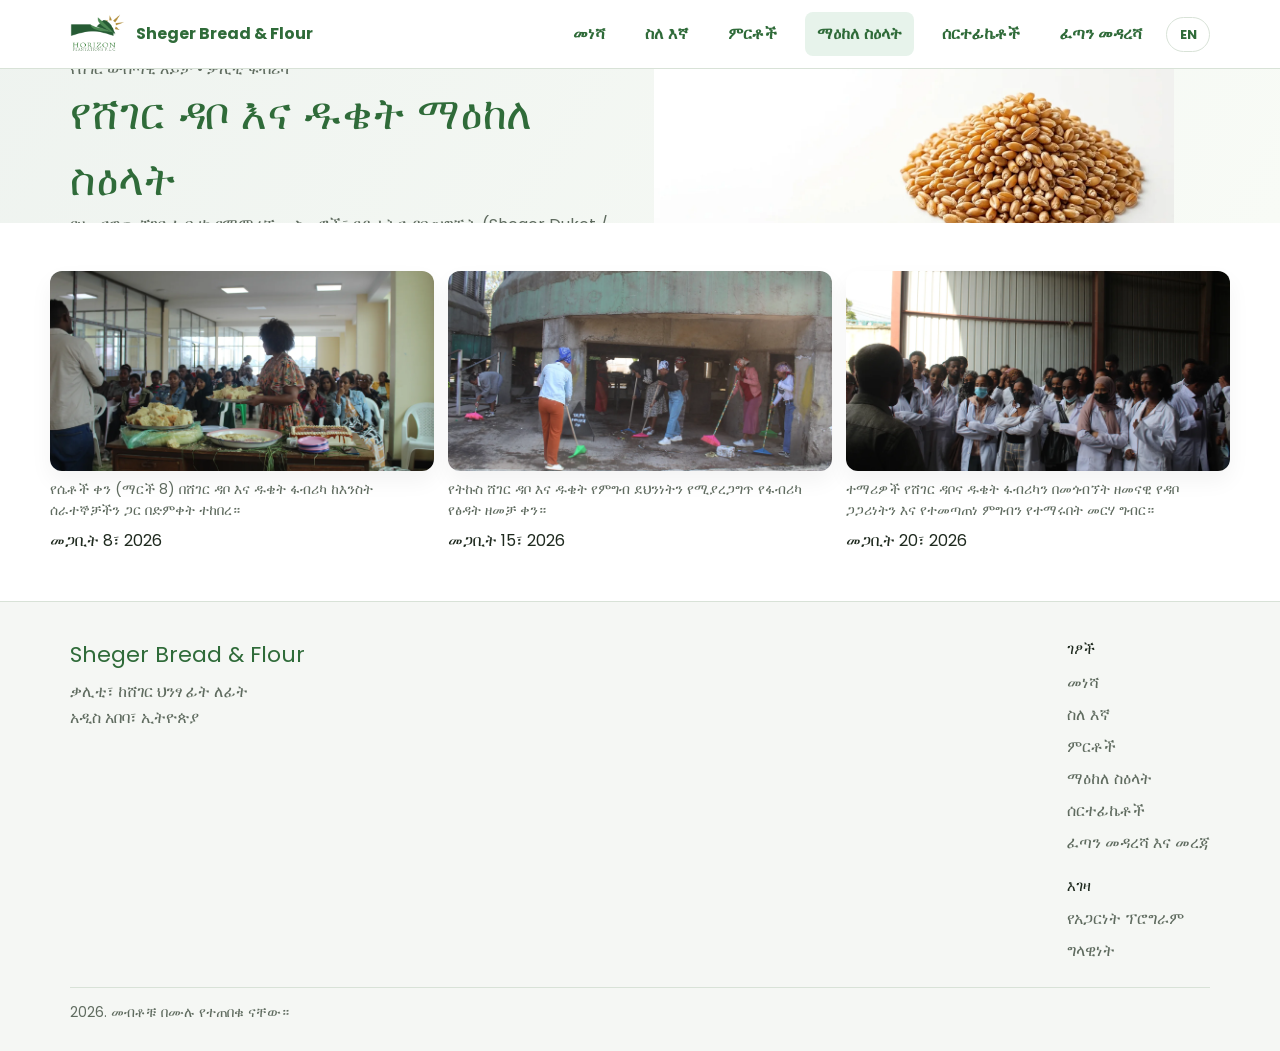
<file: am/gallery.html>
<!DOCTYPE html>
<html lang="am">

<head>
  <meta charset="utf-8" />
  <meta name="viewport" content="width=device-width, initial-scale=1, shrink-to-fit=no">
  <title>ማዕከለ ስዕላት | የሸገር ዳቦ እና ዱቄት ፋብሪካ (Sheger Factory Gallery)</title>
  <meta name="description"
    content="የሸገር ዳቦ እና ዱቄት ፋብሪካ (Sheger Factory) ውስጣዊ እይታ፣ የትኩስ ሸገር ዳቦ (Sheger Dabo) እና የተጠናከረ የሸገር ዱቄት (Sheger Duket / sheger flour) ማምረቻ መስመሮች ፎቶዎች።" />
  <meta name="keywords"
    content="የሸገር ማዕከለ ስዕላት, ሸገር ፋብሪካ ፎቶዎች, የሸገር ዳቦ, ሸገር ዳቦ, የሸገር ዱቄት, ሸገር ዱቄት, ሸገር ፋብሪካ, sheger factory, sheger dabo, sheger bread, sheger flour, shger flour, sheger duket" />
  <meta name="robots" content="index, follow, max-image-preview:large, max-snippet:-1, max-video-preview:-1" />
  <meta name="author" content="የሸገር ዳቦ እና ዱቄት ፋብሪካ" />
  <link rel="canonical" href="https://shegerbread.com/am/gallery.html" />

  <!-- Multilingual Alternates -->
  <link rel="alternate" hreflang="en" href="/gallery.html" />
  <link rel="alternate" hreflang="am" href="/am/gallery.html" />
  <link rel="alternate" hreflang="x-default" href="/gallery.html" />

  <!-- Open Graph / Facebook / WhatsApp / Telegram -->
  <meta property="og:type" content="website" />
  <meta property="og:site_name" content="የሸገር ዳቦ እና ዱቄት ፋብሪካ | Sheger Bread &amp; Flour Factory" />
  <meta property="og:title" content="ማዕከለ ስዕላት | የሸገር ዳቦ እና ዱቄት ፋብሪካ" />
  <meta property="og:description"
    content="የሸገር ዳቦ እና ዱቄት ፋብሪካ ዘመናዊ የምርት መስመሮች፣ የሰራተኞች እና የማህበረሰብ ሁነቶች ፎቶዎች።" />
  <meta property="og:image" content="https://shegerbread.com/assets/social-cover-am.png" />
  <meta property="og:image:secure_url" content="https://shegerbread.com/assets/social-cover-am.png" />
  <meta property="og:image:type" content="image/png" />
  <meta property="og:image:width" content="1200" />
  <meta property="og:image:height" content="630" />
  <meta property="og:image:alt" content="የሸገር ዳቦ እና ዱቄት ፋብሪካ ማዕከለ ስዕላት" />
  <meta property="og:url" content="https://shegerbread.com/am/gallery.html" />
  <meta property="og:locale" content="am_ET" />
  <meta property="og:locale:alternate" content="en_US" />

  <!-- Twitter / X Card -->
  <meta name="twitter:card" content="summary_large_image" />
  <meta name="twitter:title" content="ማዕከለ ስዕላት | የሸገር ዳቦ እና ዱቄት ፋብሪካ" />
  <meta name="twitter:description"
    content="የሸገር ዳቦ እና ዱቄት ፋብሪካ ፎቶዎችና የምርት መስመሮች እይታ።" />
  <meta name="twitter:image" content="https://shegerbread.com/assets/social-cover-am.png" />
  <meta name="twitter:image:alt" content="የሸገር ዳቦ እና ዱቄት ፋብሪካ ማዕከለ ስዕላት" />

  <!-- Performance & Preload -->
  <link rel="preconnect" href="https://fonts.googleapis.com" />
  <link rel="preconnect" href="https://fonts.gstatic.com" crossorigin />
  <link rel="preload" as="image" href="../assets/home.webp" type="image/webp" fetchpriority="high" />

  <!-- Favicon & PWA -->
  <link rel="icon" type="image/png" href="../assets/header-img1.png" />
  <link rel="apple-touch-icon" href="../assets/header-img1.png" />
  <link rel="manifest" href="../site.webmanifest" />
  <meta name="theme-color" content="#2f6b39" />

  <!-- Fonts & Styles -->
  <link href="https://fonts.googleapis.com/css2?family=Poppins:wght@400;500;600;700&display=swap" rel="stylesheet">
  <link rel="stylesheet" href="../css/reset.css" />
  <link rel="stylesheet" href="../css/global.css" />
  <link rel="stylesheet" href="../css/gallery.css" />
  <script src="../js/nav.js" defer></script>
  <script src="../js/gallery.js" defer></script>

  <!-- Schema.org JSON-LD Structured Data -->
  <script type="application/ld+json">
  {
    "@context": "https://schema.org",
    "@type": "ImageGallery",
    "name": "የሸገር ዳቦ እና ዱቄት ፋብሪካ ፎቶ ማዕከል",
    "description": "የሸገር ፋብሪካ የስራ እንቅስቃሴ፣ የዳቦ መጋገሪያና የዱቄት መፍጫ መስመር ፎቶዎች።",
    "url": "https://shegerbread.com/am/gallery.html"
  }
  </script>
</head>

<body>
  <div class="site-topbar">
    <div class="site-topbar-inner">
      <div class="topbar-mobile-row">
        <div class="logo">
          <img src="../assets/header-img1.png" alt="Sheger logo" width="56" height="56" loading="lazy" />
          <span>Sheger Bread & Flour</span>
        </div>
        <button class="nav-toggle" type="button" aria-expanded="false" aria-label="ሜኑን ክፈት">
          <span class="nav-toggle-line"></span>
          <span class="nav-toggle-line"></span>
          <span class="nav-toggle-line"></span>
        </button>
      </div>
      <div class="nav-actions">
        <nav class="nav" aria-label="ዋና አሰሳ">
          <a href="./index.html">መነሻ</a>
          <a href="./about-us.html">ስለ እኛ</a>
          <a href="./products.html">ምርቶች</a>
          <a href="./gallery.html" class="active">ማዕከለ ስዕላት</a>
          <a href="./certificates.html">ሰርተፊኬቶች</a>
          <a href="./portal.html">ፈጣን መዳረሻ</a>
        </nav>
        <a href="../gallery.html" class="lang-switch" lang="en" hreflang="en">EN</a>
      </div>
    </div>
  </div>

  <header class="page-hero gallery-hero">
    <div class="layout-shell hero-grid">
      <div class="hero-copy">
        <p class="card-text-book">የሸገር ውስጣዊ እይታ • ቃሊቲ ፋብሪካ</p>
        <h1 class="card-subtitle">የሸገር ዳቦ እና ዱቄት ማዕከለ ስዕላት</h1>
        <p class="card-text-treating">
          የዘመናዊው ሸገር ፋብሪካ የማምረቻ መስመሮች፣ የዱቄትና ዳቦ ዝግጅት (Sheger Duket / Sheger Dabo)፣ እንዲሁም ለአዲስ አበባ ማህበረሰብ የሚደርሱ ምርቶች እይታ።
        </p>
      </div>
      <div class="hero-visual">
        <picture>
          <source srcset="../assets/home.webp" type="image/webp" />
          <img src="../assets/home.png" alt="የሸገር ዳቦ እና ዱቄት ፋብሪካ - ትኩስ የሸገር ዳቦ ማሳያ" class="hero-img" width="480" height="300" loading="eager" fetchpriority="high" />
        </picture>
      </div>
    </div>
  </header>

  <main class="layout-shell gallery-grid" id="gallery-grid">
  </main>

  <footer class="footer">
    <div class="layout-shell">
      <div class="footer-top">
        <div class="footer-brand">
          <h2 class="footer-subtitle">Sheger Bread & Flour</h2>
          <p class="footer-text-400-university">
            ቃሊቲ፣ ከሸገር ህንፃ ፊት ለፊት<br />
            አዲስ አበባ፣ ኢትዮጵያ
          </p>
        </div>
        <div class="footer-links">
          <div>
            <h4>ገፆች</h4>
            <a href="./index.html">መነሻ</a>
            <a href="./about-us.html">ስለ እኛ</a>
            <a href="./products.html">ምርቶች</a>
            <a href="./gallery.html">ማዕከለ ስዕላት</a>
            <a href="./certificates.html">ሰርተፊኬቶች</a>
            <a href="./portal.html">ፈጣን መዳረሻ እና መረጃ</a>
          </div>
          <div>
            <h4>እገዛ</h4>
            <a href="./index.html#partner">የአጋርነት ፕሮግራም</a>
            <a href="#">ግላዊነት</a>
          </div>
        </div>
      </div>
      <div class="footer-bottom">2026. መብቶቹ በሙሉ የተጠበቁ ናቸው።</div>
    </div>
  </footer>
</body>

</html>
</file>
<file: css/global.css>
:root {
	--primary: #2f6b39;
	--primary-soft: #e7f3eb;
	--accent: #bde28a;
	--text: #1f2a1f;
	--muted: #5f6b5f;
	--surface: #ffffff;
	--surface-alt: #f5f7f4;
	--border: #d8e2d7;
	--shadow: 0 12px 28px rgba(17, 36, 23, 0.08);
	--radius: 12px;
	--radius-sm: 8px;
	--spacing: clamp(18px, 3vw, 28px);
	--font-base: 'Poppins', system-ui, -apple-system, sans-serif;
}

*,
*::before,
*::after {
	box-sizing: border-box;
}

html,
body {
	height: 100%;
}

body {
	min-height: 100%;
	display: flex;
	flex-direction: column;
	margin: 0;
	font-family: var(--font-base);
	color: var(--text);
	background-color: var(--surface);
	letter-spacing: 0;
}

img {
	max-width: 100%;
	display: block;
}

a {
	color: inherit;
	text-decoration: none;
}

.text {
	font-size: 14px;
	color: var(--muted);
}

.text-gray {
	color: var(--muted);
	font-size: 14px;
}

.section {
	display: flex;
	flex-direction: column;
	align-items: center;
	padding: 0 24px;
}

.card {
	border-radius: var(--radius);
	background: var(--surface);
}

.btn {
	display: inline-flex;
	align-items: center;
	justify-content: center;
	gap: 8px;
	padding: 12px 16px;
	border-radius: var(--radius-sm);
	border: 1px solid transparent;
	font-weight: 600;
	cursor: pointer;
	transition: transform 0.12s ease, box-shadow 0.2s ease, background 0.2s ease;
}

.btn-primary {
	background: var(--primary);
	color: #fff;
	box-shadow: var(--shadow);
}

.btn-primary:hover {
	filter: brightness(0.92);
}

.btn-secondary {
	background: var(--primary-soft);
	color: var(--primary);
	border-color: var(--border);
}

.pill {
	display: inline-flex;
	align-items: center;
	padding: 4px 10px;
	border-radius: 999px;
	background: var(--primary-soft);
	color: var(--primary);
	font-weight: 600;
	font-size: 12px;
}

.visually-hidden {
	position: absolute;
	width: 1px;
	height: 1px;
	padding: 0;
	margin: -1px;
	overflow: hidden;
	clip: rect(0, 0, 0, 0);
	white-space: nowrap;
	border: 0;
}

.layout-shell {
	width: 100%;
	max-width: 1180px;
	margin: 0 auto;
	padding: 0 20px;
}

/* Header / nav */
.site-topbar {
	position: sticky;
	top: 0;
	z-index: 10;
	background: rgba(255, 255, 255, 0.9);
	backdrop-filter: blur(8px);
	border-bottom: 1px solid var(--border);
}

.site-topbar-inner {
	display: flex;
	align-items: center;
	justify-content: space-between;
	gap: 16px;
	padding: 12px 20px;
	max-width: 1180px;
	margin: 0 auto;
}

.logo {
	display: flex;
	align-items: center;
	gap: 10px;
	font-weight: 700;
	color: var(--primary);
}

.topbar-mobile-row {
	display: contents;
}

.nav {
	display: flex;
	align-items: center;
	gap: 16px;
}

.nav a {
	font-weight: 600;
	color: var(--primary);
	padding: 10px 12px;
	border-radius: 8px;
}

.nav a.active,
.nav a:hover {
	background: var(--primary-soft);
}

.nav-actions {
	display: flex;
	align-items: center;
	gap: 12px;
}

.nav-toggle {
	display: none;
	width: 46px;
	height: 46px;
	padding: 0;
	border: 1px solid var(--border);
	border-radius: 12px;
	background: #fff;
	color: var(--primary);
	cursor: pointer;
}

.nav-toggle-line {
	display: block;
	width: 18px;
	height: 2px;
	margin: 4px auto;
	background: currentColor;
	border-radius: 999px;
	transition: transform 0.2s ease, opacity 0.2s ease;
}

.lang-switch {
	display: inline-flex;
	align-items: center;
	justify-content: center;
	min-width: 44px;
	padding: 10px 12px;
	border: 1px solid var(--border);
	border-radius: 999px;
	font-size: 13px;
	font-weight: 700;
	line-height: 1;
	color: var(--primary);
	background: #fff;
}

.lang-switch:hover {
	background: var(--primary-soft);
}

/* Page hero */
.page-hero {
	position: relative;
	min-height: fit-content;
	padding: clamp(56px, 9vw, 90px) 0 clamp(38px, 6vw, 64px);
	background: linear-gradient(135deg, #f7fbf5, #eef4ed);
	overflow: hidden;
	display: flex;
	align-items: center;
}

.page-hero .layout-shell {
	display: grid;
	gap: 16px;
}

.page-hero h1 {
	margin: 0;
	font-size: clamp(32px, 4vw, 44px);
	color: var(--primary);
}

.page-hero p {
	max-width: 640px;
	color: var(--muted);
}

.page-hero .hero-img-bg {
	position: absolute;
	inset: 0;
	background: radial-gradient(ellipse at 80% 20%, rgba(189, 226, 138, 0.35), transparent 60%), linear-gradient(120deg, rgba(47, 107, 57, 0.06), transparent 45%);
	pointer-events: none;
}

/* Hero imagery: keep full PNG visible */
.hero-visual img,
.hero-img {
	width: 100%;
	max-width: 520px;
	max-height: 420px;
	object-fit: contain;


	display: block;
}

/* Footer */
.footer {
	margin-top: auto;
	background: var(--surface-alt);
	border-top: 1px solid var(--border);
	padding: 36px 0 28px;
}

.footer .layout-shell {
	display: grid;
	gap: 20px;
}

.footer-top {
	display: flex;
	flex-wrap: wrap;
	gap: 24px;
	justify-content: space-between;
}

.footer-brand {
	max-width: 320px;
}

.footer-subtitle {
	margin: 0 0 8px;
	color: var(--primary);
	font-size: 22px;
}

.footer-text-400-university {
	color: var(--muted);
	margin: 0;
	line-height: 1.6;
}

.footer-links {
	display: grid;
	grid-template-columns: repeat(auto-fit, minmax(140px, 1fr));
	gap: 16px;
}

.footer-links h4 {
	margin: 0 0 6px;
	color: var(--text);
	font-size: 15px;
}

.footer-links a {
	color: var(--muted);
	display: block;
	padding: 4px 0;
}

.footer-bottom {
	border-top: 1px solid var(--border);
	padding-top: 14px;
	color: var(--muted);
	font-size: 14px;
}

@media (max-width: 640px) {
	.site-topbar-inner {
		flex-direction: column;
		align-items: stretch;
	}

	.topbar-mobile-row {
		display: flex;
		align-items: center;
		justify-content: space-between;
		gap: 12px;
	}

	.nav-actions {
		width: 100%;
		display: none;
		flex-direction: column;
		align-items: stretch;
		gap: 10px;
		padding-top: 8px;
	}

	.nav-actions.is-open {
		display: flex;
	}

	.nav {
		flex-direction: column;
		align-items: stretch;
		gap: 6px;
	}

	.nav a {
		width: 100%;
	}

	.lang-switch {
		align-self: flex-start;
	}

	.nav-toggle {
		display: inline-flex;
		flex-direction: column;
		align-items: center;
		justify-content: center;
	}

	.nav-toggle[aria-expanded="true"] .nav-toggle-line:nth-child(1) {
		transform: translateY(6px) rotate(45deg);
	}

	.nav-toggle[aria-expanded="true"] .nav-toggle-line:nth-child(2) {
		opacity: 0;
	}

	.nav-toggle[aria-expanded="true"] .nav-toggle-line:nth-child(3) {
		transform: translateY(-6px) rotate(-45deg);
	}

	.page-hero {
		padding: 40px 0 32px;
		min-height: 80vh;
	}
}
</file>
<file: css/home.css>
/* Home page styles */

.home-hero .hero-grid {
	display: grid;
	grid-template-columns: repeat(auto-fit, minmax(280px, 1fr));
	gap: var(--spacing);
	align-items: center;
}

.hero-copy {
	padding: 24px;

}

.card-text-book {
	color: var(--primary);
	font-weight: 600;
	letter-spacing: 0.06em;
}

.card-subtitle {
	font-size: clamp(26px, 3vw, 34px);
	color: var(--primary);
	margin: 8px 0 10px;
}

.card-text-treating {
	color: var(--muted);
	line-height: 1.6;
	margin-bottom: 16px;
}

.hero-visual {
	justify-self: center;
}

.hero-img {
	width: min(480px, 100%);
	border-radius: var(--radius);
	box-shadow: var(--shadow);
}

.section-about {
	padding: clamp(48px, 8vw, 80px) 0;
}

.section-about-about-us {
	display: grid;
	grid-template-columns: repeat(auto-fit, minmax(280px, 1fr));
	gap: 24px;
	align-items: center;
}

.section-about-left-side {
	position: relative;
	display: grid;
	grid-template-columns: 1fr 1fr;
	gap: 12px;
}

.section-about-img1,
.section-about-img2 {
	width: 100%;
	aspect-ratio: 4 / 3;
	object-fit: cover;
	border-radius: var(--radius);
	box-shadow: var(--shadow);
}

.section-about-img2 {
	transform: translateY(12px);
}

.section-about-text-top {
	color: var(--primary);
	letter-spacing: 0.12em;
	font-weight: 700;
}

.section-about-subtitle {
	font-size: 26px;
	color: var(--primary);
	margin: 6px 0 10px;
	letter-spacing: 0.04em;
}

.section-about-text-sheger-flour {
	color: var(--muted);
	line-height: 1.7;
}

.section1 {
	padding: clamp(48px, 8vw, 80px) 0;
	background: var(--surface-alt);
}

.section-title {
	text-align: center;
	color: var(--primary);
	margin: 0 0 18px;
}

.section-div1 {
	display: grid;
	grid-template-columns: repeat(auto-fit, minmax(260px, 1fr));
	gap: 16px;
}

.card-div {
	background: #fff;
	padding: 18px;
	border-radius: var(--radius);
	border: 1px solid var(--border);
	color: var(--text);
}

.card-div-text3,
.card-div-text1,
.card-div-text-chris {
	color: var(--primary);
	font-weight: 700;
}

.card-div-text2,
.card-div-text4,
.card-div-text5 {
	color: var(--muted);
	line-height: 1.5;
}

.testimonial-shell {
	display: grid;
	gap: 16px;
}

.fade,
.fade-left,
.fade-right,
.testimonial-track {
	display: none;
}

.partner-shell {
	padding: clamp(48px, 7vw, 76px) 0;
	background: var(--surface);
}

.partner-grid {
	display: grid;
	gap: 20px;
}

.features-shell {
	padding: clamp(36px, 6vw, 64px) 0;
	background: var(--surface-alt);
}

.features-grid {
	display: grid;
	grid-template-columns: repeat(auto-fit, minmax(240px, 1fr));
	gap: 16px;
}

.feature-card {
	display: grid;
	grid-template-columns: auto 1fr;
	gap: 12px;
	align-items: center;
	padding: 14px;
	border-radius: var(--radius);
	border: 1px solid var(--border);
	background: #fff;
}

.feature-card h3 {
	margin: 0 0 4px;
	color: var(--primary);
}

.feature-card p {
	margin: 0;
	color: var(--muted);
}

.feature-card img {
	width: 40px;
	height: 40px;
	object-fit: contain;
}

.section-subtitle1 {
	color: var(--primary);
	margin: 0 0 6px;
	font-size: 24px;
}

.sub-text {
	color: var(--muted);
	font-size: 14px;
}

.accordion {
	display: grid;
	gap: 12px;
	margin-top: 16px;
}

.accordion-item {
	display: grid;
	grid-template-columns: auto 1fr auto;
	align-items: center;
	gap: 12px;
	width: 100%;
	padding: 12px 14px;
	border: 1px solid var(--border);
	border-radius: var(--radius-sm);
	background: #fff;
	cursor: pointer;
	text-align: left;
	font-weight: 600;
	color: var(--primary);
	box-shadow: 0 6px 14px rgba(0, 0, 0, 0.04);
}

.accordion-panel {
	max-height: 0;
	overflow: hidden;
	transition: max-height 0.25s ease, padding 0.25s ease;
	background: #fff;
	border: 1px solid var(--border);
	border-radius: 0 0 var(--radius-sm) var(--radius-sm);
	padding: 0 14px;
}

.accordion-panel.open {
	max-height: 260px;
	padding: 12px 14px 14px;
}

.accordion-panel p {
	color: var(--text);
	margin: 0;
}

.accordion-panel.open {
	max-height: 400px;
	padding: 12px 14px 14px;
}

.number {
	width: 32px;
	height: 32px;
	border-radius: 50%;
	background: var(--primary-soft);
	display: inline-flex;
	align-items: center;
	justify-content: center;
	font-weight: 700;
	color: var(--primary);
}

.feature {
	display: grid;
	gap: 12px;
	background: #fff;
	padding: 16px;
	border-radius: var(--radius);
	box-shadow: 0 8px 18px rgba(0, 0, 0, 0.05);
	border: 1px solid var(--border);
}

.feature-row-left,
.feature-row,
.row {
	display: flex;
	gap: 12px;
	align-items: center;
}

.feature-subtitle,
.row-subtitle {
	color: var(--primary);
	margin: 0;
}

.row-text2 {
	color: var(--muted);
	margin: 0;
}

@media (max-width: 640px) {
	.section-title {
		text-align: left;
	}
}

/* Sheger Dabo Spotlight Section */
.sheger-dabo-section {
	padding: clamp(48px, 8vw, 80px) 0;
	background: linear-gradient(180deg, var(--surface-alt) 0%, #ffffff 100%);
}

.dabo-grid {
	display: grid;
	grid-template-columns: repeat(auto-fit, minmax(300px, 1fr));
	gap: clamp(24px, 5vw, 48px);
	align-items: center;
}

.dabo-copy .badge-pill {
	display: inline-block;
	background: var(--primary-soft);
	color: var(--primary);
	font-weight: 600;
	font-size: 13px;
	padding: 6px 14px;
	border-radius: 20px;
	margin-bottom: 12px;
	letter-spacing: 0.04em;
}

.dabo-copy h2 {
	font-size: clamp(26px, 3.5vw, 36px);
	color: var(--primary);
	margin: 0 0 16px;
	line-height: 1.25;
}

.dabo-copy p {
	color: var(--muted);
	line-height: 1.7;
	margin-bottom: 16px;
}

.dabo-features {
	display: grid;
	grid-template-columns: repeat(auto-fit, minmax(200px, 1fr));
	gap: 16px;
	margin: 20px 0 24px;
}

.dabo-feat-card {
	background: #fff;
	border: 1px solid var(--border);
	padding: 16px;
	border-radius: var(--radius-sm);
	box-shadow: 0 4px 12px rgba(0, 0, 0, 0.03);
}

.dabo-feat-card h4 {
	color: var(--primary);
	margin: 0 0 6px;
	font-size: 16px;
}

.dabo-feat-card p {
	color: var(--muted);
	font-size: 14px;
	margin: 0;
	line-height: 1.5;
}

.dabo-visual {
	position: relative;
	border-radius: var(--radius);
	overflow: hidden;
	box-shadow: var(--shadow);
}

.dabo-visual img {
	width: 100%;
	height: auto;
	object-fit: cover;
	display: block;
}

/* FAQ Section */
.faq-section {
	padding: clamp(48px, 8vw, 80px) 0;
	background: var(--surface);
}

.faq-header {
	text-align: center;
	max-width: 720px;
	margin: 0 auto 36px;
}

.faq-header h2 {
	color: var(--primary);
	font-size: clamp(26px, 3.5vw, 34px);
	margin-bottom: 10px;
}

.faq-header p {
	color: var(--muted);
	line-height: 1.6;
}

.faq-list {
	max-width: 820px;
	margin: 0 auto;
	display: flex;
	flex-direction: column;
	gap: 12px;
}
</file>
<file: css/about-us.css>
/* About page */

.about-hero .hero-grid {
  display: grid;
  grid-template-columns: repeat(auto-fit, minmax(260px, 1fr));
  gap: var(--spacing);
  align-items: center;
}
.about-hero { background: #fff; }
.about-hero .hero-img { width: min(420px, 100%); object-fit: cover; border-radius: var(--radius); }

.about-body { padding: clamp(48px, 7vw, 80px) 0; display: grid; gap: 40px; }

.about-block {
  display: grid;
  grid-template-columns: repeat(auto-fit, minmax(280px, 1fr));
  gap: 24px;
  align-items: center;
}
.about-img-wrap {
  max-width: 520px;
  border-radius: var(--radius);
  overflow: hidden;
  border: 1px solid var(--border);
}
.about-main-img { width: 100%; height: 100%; object-fit: cover; }
.about-copy h2 { margin: 0 0 10px; color: var(--primary); }
.about-copy p { margin: 0 0 12px; color: var(--muted); line-height: 1.7; }

.mvv {
  display: grid;
  grid-template-columns: repeat(auto-fit, minmax(220px, 1fr));
  gap: 16px;
}
.mvv-card {
  background: #fff;
  padding: 16px;
  border-radius: var(--radius);
  border: 1px solid var(--border);
}
.mvv-card h3 { margin: 0 0 8px; color: var(--primary); }
.mvv-card p, .mvv-card li { color: var(--muted); line-height: 1.6; margin: 0 0 6px; }
.mvv-card ul { padding-left: 16px; margin: 0; display: grid; gap: 4px; }

.info-block h2 { margin: 0 0 10px; color: var(--primary); }
.info-block p { color: var(--muted); line-height: 1.7; margin: 0 0 12px; }
</file>
<file: css/certificates.css>
/* ==========================================================================
   Certificates Page Stylesheet
   Sheger Bread & Flour Factory - ISO Certifications & Quality Awards
   ========================================================================== */

.cert-hero {
  background: linear-gradient(135deg, #f7fbf6 0%, #edf5eb 100%);
  border-bottom: 1px solid var(--border);
  padding: clamp(48px, 6vw, 72px) 0 40px;
}

.cert-hero .hero-grid {
  display: grid;
  grid-template-columns: repeat(auto-fit, minmax(280px, 1fr));
  gap: var(--spacing);
  align-items: center;
}

.cert-hero-badges {
  display: flex;
  flex-wrap: wrap;
  gap: 10px;
  margin-top: 18px;
}

.cert-pill {
  display: inline-flex;
  align-items: center;
  gap: 6px;
  background: #ffffff;
  border: 1px solid rgba(47, 107, 57, 0.25);
  color: var(--primary);
  font-size: 0.82rem;
  font-weight: 700;
  padding: 6px 14px;
  border-radius: 30px;
  box-shadow: 0 2px 8px rgba(0, 0, 0, 0.04);
}

.cert-pill.gold {
  border-color: #d4af37;
  color: #946c15;
  background: #fdfbf5;
}

.cert-stats-strip {
  background: var(--primary);
  color: #ffffff;
  padding: 24px 0;
  margin-bottom: 30px;
}

.cert-stats-grid {
  display: grid;
  grid-template-columns: repeat(auto-fit, minmax(200px, 1fr));
  gap: 20px;
  text-align: center;
}

.cert-stat-item h3 {
  font-size: clamp(1.6rem, 2.5vw, 2.2rem);
  font-weight: 800;
  color: #e3f283;
  margin-bottom: 4px;
}

.cert-stat-item p {
  font-size: 0.88rem;
  color: #d2e8d6;
  margin: 0;
}

/* ==========================================================================
   Certificates Grid
   ========================================================================== */
.cert-section {
  padding: clamp(32px, 5vw, 64px) 0;
}

.cert-intro-header {
  text-align: center;
  max-width: 760px;
  margin: 0 auto 40px;
}

.cert-intro-header h2 {
  font-size: clamp(1.8rem, 3vw, 2.4rem);
  color: var(--primary);
  margin-bottom: 12px;
}

.cert-intro-header p {
  color: var(--muted);
  line-height: 1.65;
  font-size: 1rem;
}

.cert-grid {
  display: grid;
  grid-template-columns: repeat(auto-fit, minmax(280px, 1fr));
  gap: 28px;
}

.cert-card {
  background: #ffffff;
  border: 1px solid var(--border);
  border-radius: var(--radius);
  overflow: hidden;
  box-shadow: var(--shadow);
  display: flex;
  flex-direction: column;
  transition: transform 0.3s ease, box-shadow 0.3s ease, border-color 0.3s ease;
}

.cert-card:hover {
  transform: translateY(-6px);
  box-shadow: 0 16px 36px rgba(17, 36, 23, 0.12);
  border-color: var(--primary);
}

.cert-card-media {
  position: relative;
  background: #f4f6f3;
  aspect-ratio: 1 / 1.35;
  overflow: hidden;
  display: flex;
  align-items: center;
  justify-content: center;
  cursor: pointer;
  border-bottom: 1px solid var(--border);
}

.cert-card-media img {
  width: 100%;
  height: 100%;
  object-fit: cover;
  transition: transform 0.4s ease;
}

.cert-card:hover .cert-card-media img {
  transform: scale(1.04);
}

.cert-card-media-overlay {
  position: absolute;
  inset: 0;
  background: rgba(15, 68, 36, 0.65);
  display: flex;
  flex-direction: column;
  align-items: center;
  justify-content: center;
  gap: 8px;
  color: #ffffff;
  opacity: 0;
  transition: opacity 0.3s ease;
  backdrop-filter: blur(2px);
}

.cert-card:hover .cert-card-media-overlay {
  opacity: 1;
}

.cert-card-media-overlay span {
  font-size: 0.88rem;
  font-weight: 700;
  letter-spacing: 0.04em;
  background: rgba(0, 0, 0, 0.4);
  padding: 6px 14px;
  border-radius: 20px;
  border: 1px solid rgba(255, 255, 255, 0.4);
}

.cert-status-tag {
  position: absolute;
  top: 14px;
  right: 14px;
  background: #2f6b39;
  color: #ffffff;
  font-size: 0.72rem;
  font-weight: 700;
  padding: 4px 10px;
  border-radius: 20px;
  box-shadow: 0 4px 12px rgba(0, 0, 0, 0.2);
  text-transform: uppercase;
  letter-spacing: 0.05em;
  z-index: 2;
}

.cert-standard-badge {
  position: absolute;
  top: 14px;
  left: 14px;
  background: #ffffff;
  color: var(--primary);
  border: 1px solid var(--border);
  font-size: 0.75rem;
  font-weight: 800;
  padding: 4px 10px;
  border-radius: 8px;
  box-shadow: 0 2px 8px rgba(0, 0, 0, 0.08);
  z-index: 2;
}

.cert-card-content {
  padding: 24px;
  display: flex;
  flex-direction: column;
  flex-grow: 1;
}

.cert-card-title {
  font-size: 1.25rem;
  font-weight: 700;
  color: var(--primary);
  margin-bottom: 6px;
  line-height: 1.3;
}

.cert-card-sub {
  font-size: 0.85rem;
  font-weight: 600;
  color: #8c6a1e;
  margin-bottom: 14px;
  display: block;
}

.cert-meta-list {
  display: grid;
  gap: 8px;
  margin-bottom: 16px;
  font-size: 0.86rem;
  color: var(--muted);
  border-top: 1px dashed var(--border);
  padding-top: 12px;
}

.cert-meta-row {
  display: flex;
  justify-content: space-between;
  align-items: center;
  gap: 12px;
}

.cert-meta-label {
  font-weight: 600;
  color: var(--text);
}

.cert-meta-value {
  font-weight: 500;
  color: var(--primary);
}

.cert-card-desc {
  font-size: 0.9rem;
  color: var(--muted);
  line-height: 1.6;
  margin-bottom: 20px;
  flex-grow: 1;
}

.cert-card-actions {
  display: flex;
  gap: 10px;
  margin-top: auto;
}

.cert-btn {
  flex: 1;
  display: inline-flex;
  align-items: center;
  justify-content: center;
  gap: 6px;
  padding: 10px 16px;
  font-size: 0.88rem;
  font-weight: 600;
  border-radius: var(--radius-sm);
  text-decoration: none;
  cursor: pointer;
  transition: all 0.2s ease;
  border: 1px solid transparent;
}

.cert-btn-primary {
  background: var(--primary);
  color: #ffffff;
}

.cert-btn-primary:hover {
  background: #23552d;
  box-shadow: 0 4px 12px rgba(47, 107, 57, 0.3);
}

.cert-btn-outline {
  background: #ffffff;
  color: var(--primary);
  border-color: var(--border);
}

.cert-btn-outline:hover {
  background: var(--primary-soft);
  border-color: var(--primary);
}

/* ==========================================================================
   Authority Trust Strip
   ========================================================================== */
.trust-strip {
  background: #ffffff;
  border-top: 1px solid var(--border);
  border-bottom: 1px solid var(--border);
  padding: 40px 0;
  margin: 30px 0;
}

.trust-content {
  display: grid;
  grid-template-columns: repeat(auto-fit, minmax(280px, 1fr));
  gap: 30px;
  align-items: center;
}

.trust-card {
  display: flex;
  gap: 16px;
  align-items: flex-start;
}

.trust-icon {
  width: 52px;
  height: 52px;
  border-radius: 12px;
  background: var(--primary-soft);
  color: var(--primary);
  display: flex;
  align-items: center;
  justify-content: center;
  font-size: 1.5rem;
  flex-shrink: 0;
}

.trust-text h4 {
  font-size: 1.05rem;
  color: var(--primary);
  margin-bottom: 4px;
}

.trust-text p {
  font-size: 0.88rem;
  color: var(--muted);
  line-height: 1.5;
  margin: 0;
}

/* ==========================================================================
   About Us Showcase Section (for about-us.html)
   ========================================================================== */
.about-cert-showcase {
  background: linear-gradient(135deg, #f7fbf6 0%, #edf5eb 100%);
  border: 1px solid var(--border);
  border-radius: var(--radius);
  padding: clamp(32px, 5vw, 48px);
  margin: 20px 0;
}

.about-cert-grid {
  display: grid;
  grid-template-columns: repeat(auto-fit, minmax(280px, 1fr));
  gap: 32px;
  align-items: center;
}

.about-cert-copy h2 {
  font-size: clamp(1.6rem, 2.5vw, 2.1rem);
  color: var(--primary);
  margin-bottom: 12px;
}

.about-cert-copy p {
  color: var(--muted);
  line-height: 1.7;
  margin-bottom: 20px;
}

.about-cert-badges-list {
  display: grid;
  grid-template-columns: 1fr 1fr;
  gap: 12px;
  margin-bottom: 24px;
}

.about-cert-badge-item {
  display: flex;
  align-items: center;
  gap: 10px;
  background: #ffffff;
  padding: 10px 14px;
  border-radius: var(--radius-sm);
  border: 1px solid var(--border);
  font-size: 0.85rem;
  font-weight: 700;
  color: var(--text);
}

.about-cert-badge-item span {
  color: var(--primary);
}

.about-cert-cards-preview {
  display: grid;
  grid-template-columns: repeat(2, 1fr);
  gap: 12px;
}

.about-cert-mini-card {
  background: #ffffff;
  border: 1px solid var(--border);
  border-radius: var(--radius-sm);
  overflow: hidden;
  box-shadow: 0 4px 12px rgba(0, 0, 0, 0.05);
  transition: transform 0.2s ease, border-color 0.2s ease;
  text-decoration: none;
  display: block;
}

.about-cert-mini-card:hover {
  transform: translateY(-4px);
  border-color: var(--primary);
}

.about-cert-mini-card img {
  width: 100%;
  aspect-ratio: 1 / 1.35;
  object-fit: cover;
  display: block;
}

.about-cert-mini-label {
  padding: 8px 10px;
  font-size: 0.75rem;
  font-weight: 700;
  color: var(--primary);
  text-align: center;
  background: #ffffff;
  white-space: nowrap;
  overflow: hidden;
  text-overflow: ellipsis;
}

/* ==========================================================================
   Certificate Lightbox Modal
   ========================================================================== */
.cert-modal {
  position: fixed;
  inset: 0;
  z-index: 2000;
  background: rgba(5, 18, 10, 0.94);
  backdrop-filter: blur(12px);
  -webkit-backdrop-filter: blur(12px);
  display: flex;
  flex-direction: column;
  align-items: center;
  justify-content: center;
  padding: 16px;
  opacity: 0;
  visibility: hidden;
  transition: opacity 0.25s ease, visibility 0.25s ease;
}

.cert-modal.active {
  opacity: 1;
  visibility: visible;
}

.cert-modal-bar {
  width: 100%;
  max-width: 720px;
  display: flex;
  align-items: center;
  justify-content: space-between;
  margin-bottom: 12px;
  color: #ffffff;
  padding: 0 4px;
}

.cert-modal-title {
  font-size: 1.05rem;
  font-weight: 700;
  color: #ffffff;
}

.cert-modal-controls {
  display: flex;
  align-items: center;
  gap: 8px;
}

.cert-modal-btn {
  background: rgba(255, 255, 255, 0.15);
  border: 1px solid rgba(255, 255, 255, 0.25);
  color: #ffffff;
  padding: 6px 14px;
  border-radius: 8px;
  font-size: 0.85rem;
  font-weight: 600;
  cursor: pointer;
  display: inline-flex;
  align-items: center;
  gap: 6px;
  text-decoration: none;
  transition: background 0.2s ease;
}

.cert-modal-btn:hover {
  background: rgba(255, 255, 255, 0.3);
}

.cert-modal-close {
  background: rgba(220, 53, 69, 0.35);
  border: 1px solid rgba(220, 53, 69, 0.5);
  color: #ff9999;
  width: 36px;
  height: 36px;
  border-radius: 50%;
  font-size: 1.3rem;
  display: flex;
  align-items: center;
  justify-content: center;
  cursor: pointer;
}

.cert-modal-close:hover {
  background: #dc3545;
  color: #ffffff;
}

.cert-modal-img-wrap {
  max-width: 95vw;
  max-height: 85vh;
  overflow: auto;
  border-radius: 12px;
  box-shadow: 0 20px 60px rgba(0, 0, 0, 0.8);
  background: #ffffff;
}

.cert-modal-img {
  max-width: 100%;
  max-height: 85vh;
  display: block;
  object-fit: contain;
}
</file>
<file: css/gallery.css>
/* Gallery */

.gallery-hero {
  background: linear-gradient(120deg, rgba(47,107,57,0.08), #f8fbf6), center/cover no-repeat;
}
.gallery-hero .hero-grid {
  display: grid;
  grid-template-columns: repeat(auto-fit, minmax(260px, 1fr));
  gap: var(--spacing);
  align-items: center;
}

.gallery-grid {
  display: grid;
  grid-template-columns: repeat(auto-fit, minmax(220px, 1fr));
  gap: 14px;
  padding: clamp(32px, 6vw, 48px) 0;
}
.gallery-grid figure { margin: 0; display: grid; gap: 8px; }
.gallery-grid img {
  width: 100%;
  height: 200px;
  border-radius: var(--radius);
  object-fit: cover;
  box-shadow: 0 10px 22px rgba(0,0,0,0.05);
}
.gallery-grid figcaption { color: var(--muted); font-size: 14px; }
</file>
